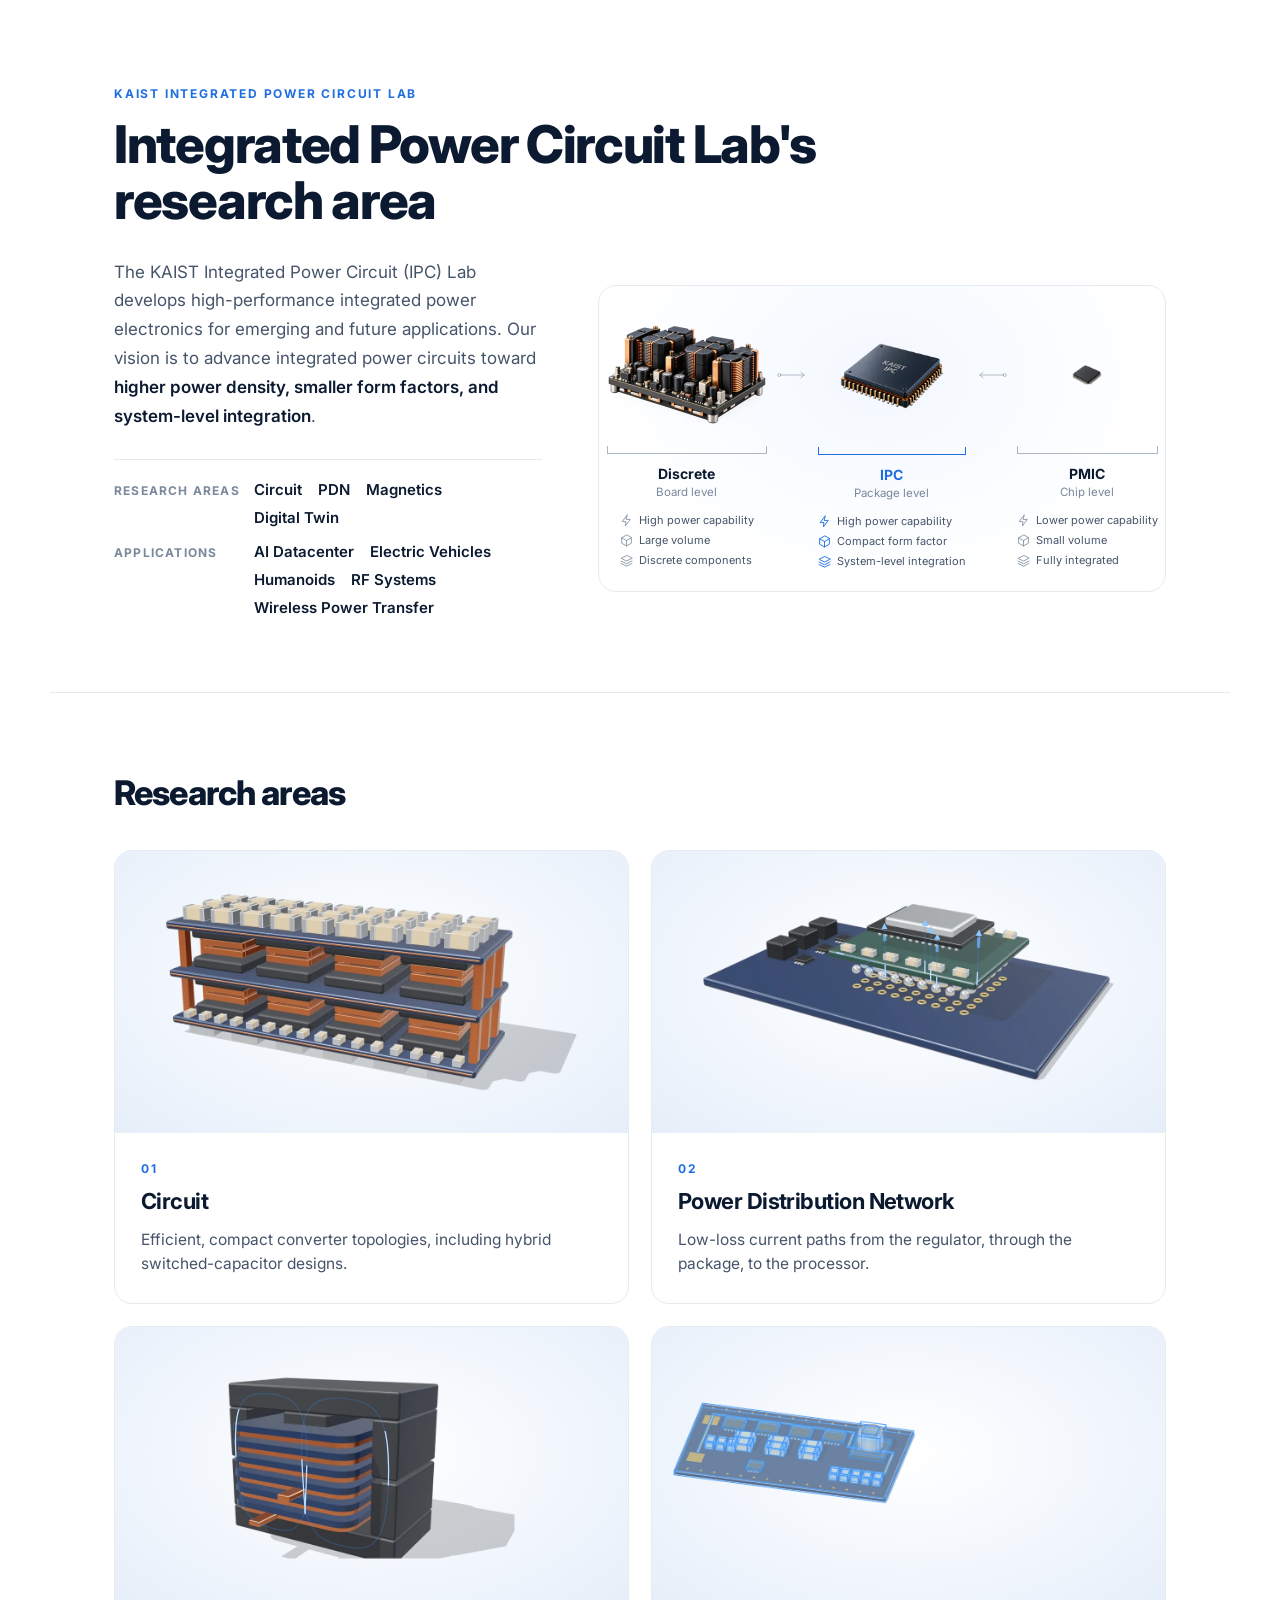
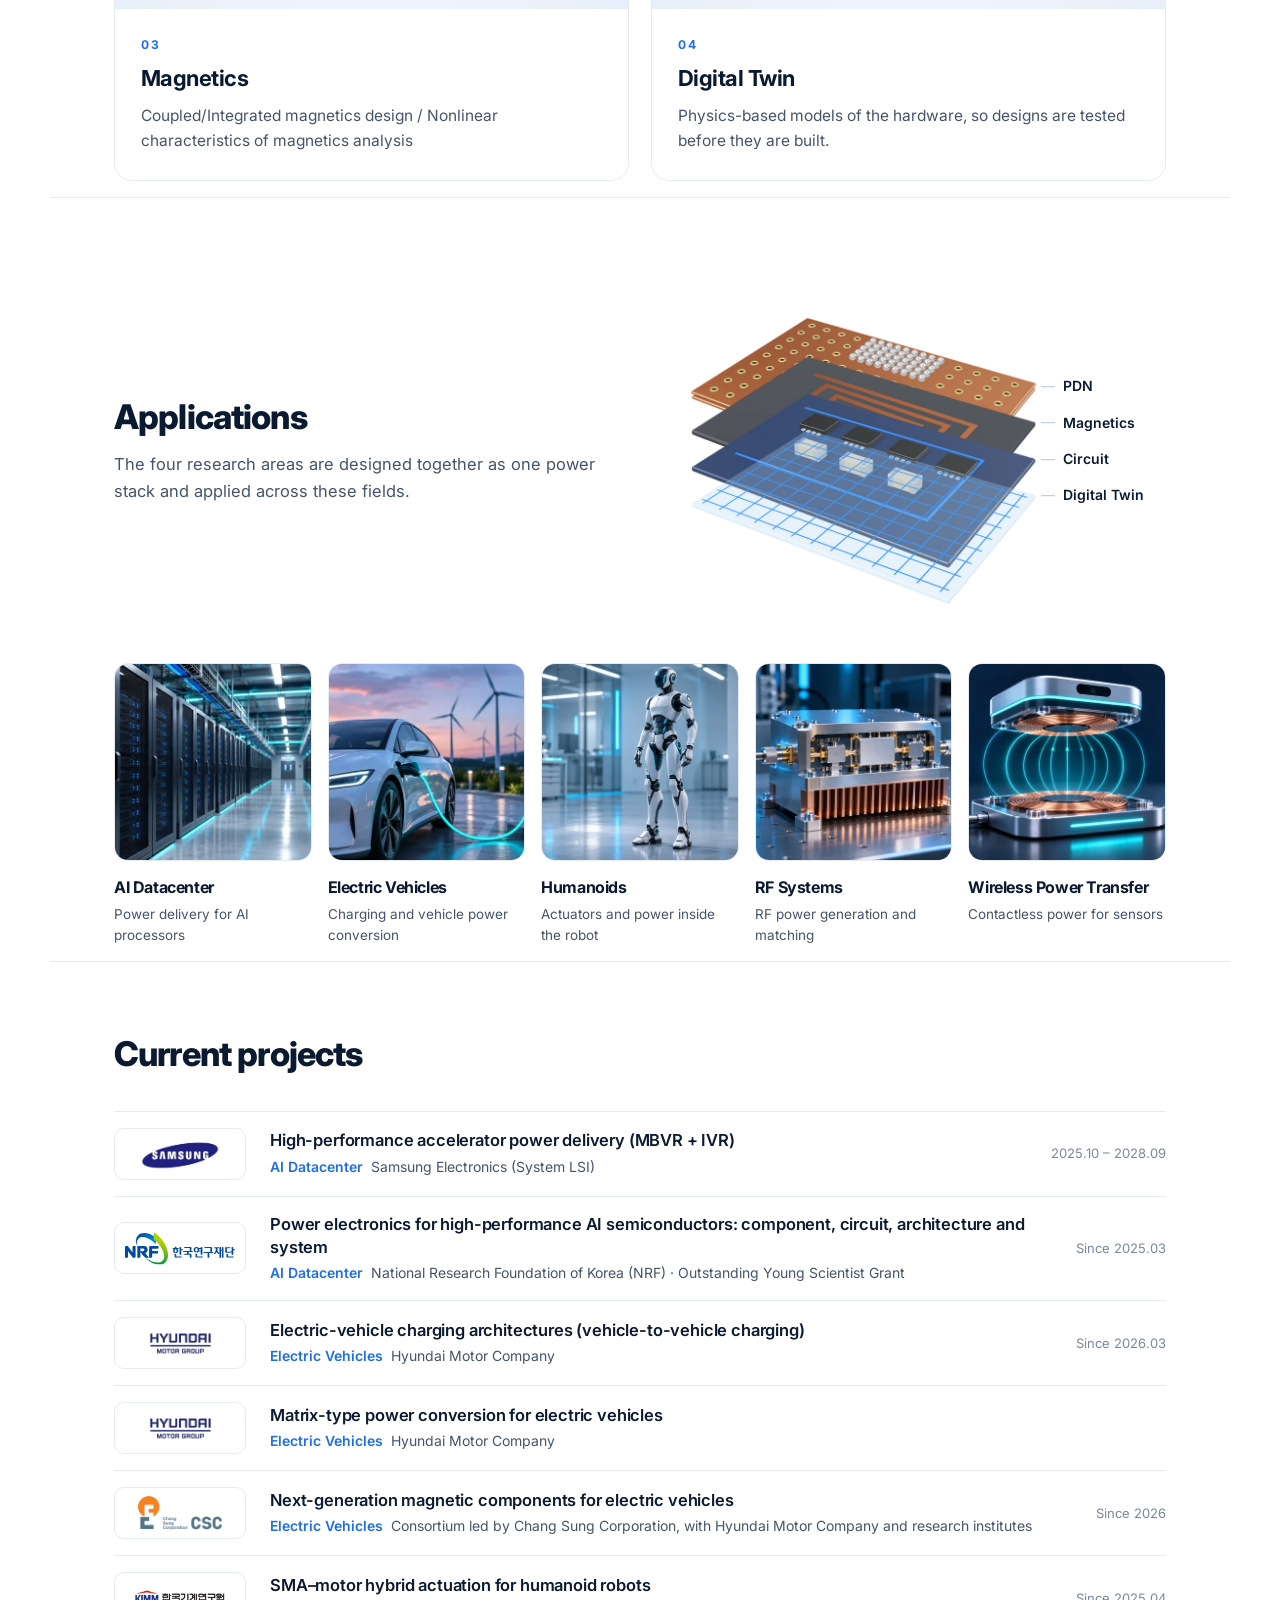
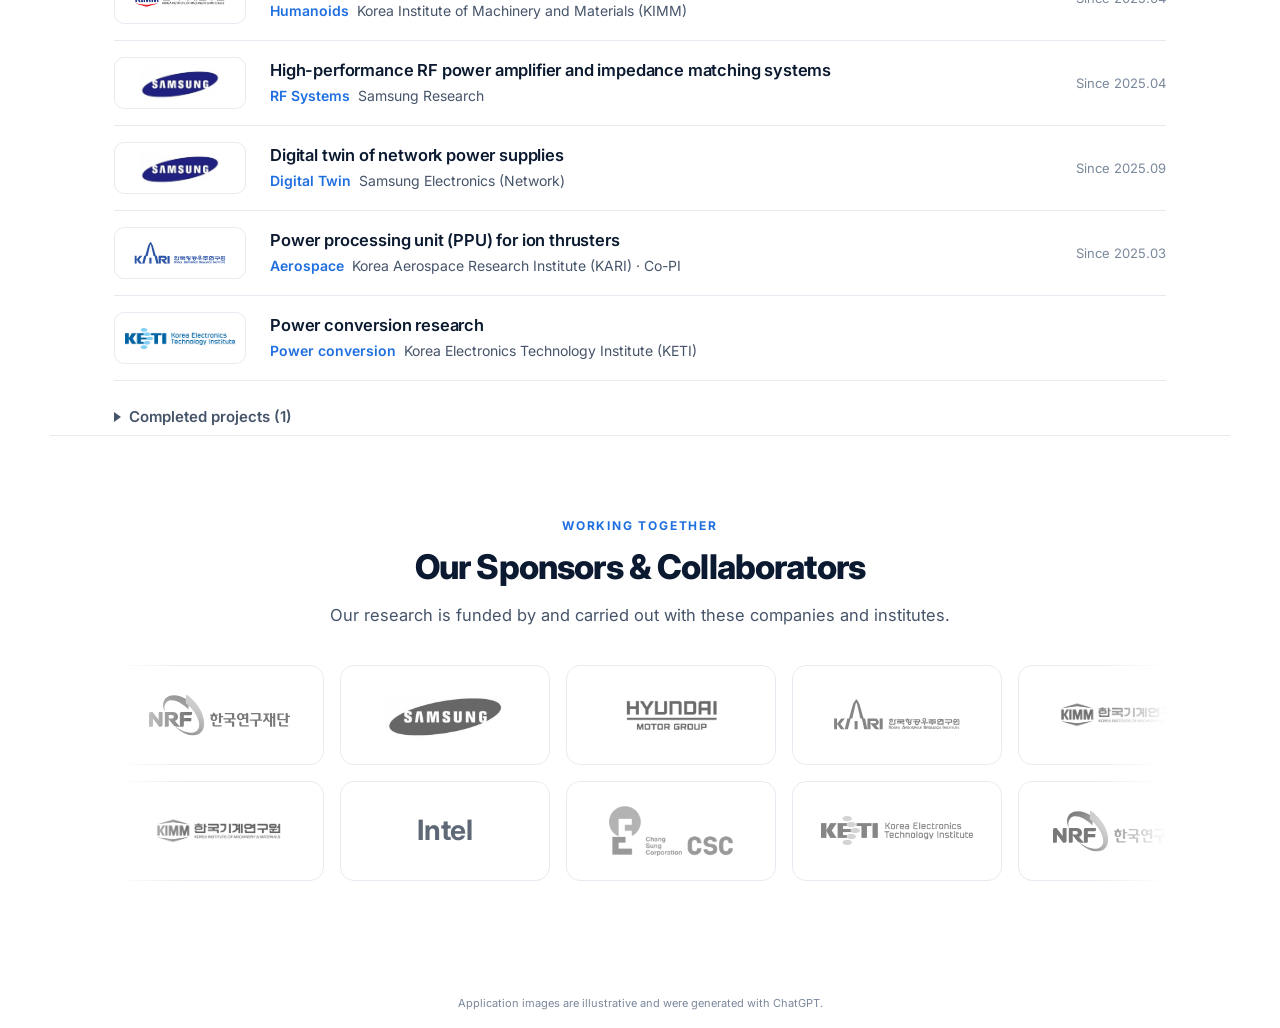
<file: index.html>
<!doctype html>
<html lang="en">
<head>
  <meta charset="utf-8">
  <meta name="viewport" content="width=device-width, initial-scale=1">
  <meta name="description" content="KAIST Integrated Power Circuit Lab — integrated power electronics for AI, mobility and robotics.">
  <title>Research | KAIST Integrated Power Circuit Lab</title>
  <link rel="preconnect" href="https://script.google.com">
  <link rel="preconnect" href="https://script.googleusercontent.com" crossorigin>
  <link rel="preconnect" href="https://fonts.googleapis.com">
  <link rel="preconnect" href="https://fonts.gstatic.com" crossorigin>
  <link rel="preload" as="style" href="https://fonts.googleapis.com/css2?family=Inter:wght@400;500;600;700;800&display=swap" onload="this.onload=null;this.rel='stylesheet'">
  <noscript><link rel="stylesheet" href="https://fonts.googleapis.com/css2?family=Inter:wght@400;500;600;700;800&display=swap"></noscript>
  <script>if (window.self !== window.top) document.documentElement.classList.add('embedded');</script>
  <link rel="preload" as="image" href="assets/ipc-scale.webp">
  <link rel="preload" as="image" href="assets/discrete-scale.webp">
  <link rel="preload" as="image" href="assets/pmic-scale.webp">
  <link rel="stylesheet" href="concept-v2.css">
  <script src="concept-v2.js" defer></script>
</head>
<body>

<main id="top">
  <section class="hero" aria-labelledby="hero-title">
    <div class="hero-head">
      <p class="kicker">KAIST Integrated Power Circuit Lab</p>
      <h1 id="hero-title"><span class="l1">Integrated Power Circuit Lab's</span> research area</h1>
    </div>
    <div class="hero-copy">
      <p class="lede">The KAIST Integrated Power Circuit (IPC) Lab develops high-performance integrated power electronics for emerging and future applications. Our vision is to advance integrated power circuits toward <strong>higher power density, smaller form factors, and system-level integration</strong>.</p>
      <dl class="overview">
        <div><dt>Research areas</dt><dd><a href="#research">Circuit</a><a href="#research">PDN</a><a href="#research">Magnetics</a><a href="#research">Digital Twin</a></dd></div>
        <div><dt>Applications</dt><dd><a href="applications/ai-datacenter.html">AI Datacenter</a><a href="applications/electric-vehicles.html">Electric Vehicles</a><a href="applications/humanoids.html">Humanoids</a><a href="applications/rf-systems.html">RF Systems</a><a href="applications/wireless-power-transfer.html">Wireless Power Transfer</a></dd></div>
      </dl>
    </div>
    <figure class="scale" aria-label="Size comparison of power electronics approaches">
      <div class="scale-row">
        <div class="scale-item"><span class="pic"><img src="assets/discrete-scale.webp" width="640" height="404" fetchpriority="high" alt="Discrete power converter board" class="s-discrete"></span><span class="ruler r-discrete"></span><p><b>Discrete</b>Board level</p><ul class="traits"><li><svg viewBox="0 0 24 24" aria-hidden="true"><path d="M13 2 4 14h7l-1 8 9-12h-7z"/></svg>High power capability</li><li><svg viewBox="0 0 24 24" aria-hidden="true"><path d="M12 2 3 7v10l9 5 9-5V7z"/><path d="M3 7l9 5 9-5M12 12v10"/></svg>Large volume</li><li><svg viewBox="0 0 24 24" aria-hidden="true"><path d="M12 3 2 8l10 5 10-5z"/><path d="M2 13l10 5 10-5"/><path d="M2 17.5 12 22.5l10-5"/></svg>Discrete components</li></ul></div>
        <span class="scale-arrow to-right" aria-hidden="true"><svg viewBox="0 0 64 16"><circle cx="5" cy="8" r="3.2"/><path d="M8 8h50M51 2l7 6-7 6"/></svg></span>
        <button class="scale-item is-ipc vision-toggle" type="button" aria-expanded="false" aria-controls="vision-panel">
          <span class="pic"><img src="assets/ipc-scale.webp" width="640" height="404" fetchpriority="high" alt="KAIST IPC integrated power package" class="s-ipc"></span><span class="ruler r-ipc"></span><p><b>IPC</b>Package level</p><ul class="traits"><li><svg viewBox="0 0 24 24" aria-hidden="true"><path d="M13 2 4 14h7l-1 8 9-12h-7z"/></svg>High power capability</li><li><svg viewBox="0 0 24 24" aria-hidden="true"><path d="M12 2 3 7v10l9 5 9-5V7z"/><path d="M3 7l9 5 9-5M12 12v10"/></svg>Compact form factor</li><li><svg viewBox="0 0 24 24" aria-hidden="true"><path d="M12 3 2 8l10 5 10-5z"/><path d="M2 13l10 5 10-5"/><path d="M2 17.5 12 22.5l10-5"/></svg>System-level integration</li></ul>
          <span class="hover-hint">Click to see our vision</span>
        </button>
        <span class="scale-arrow to-left" aria-hidden="true"><svg viewBox="0 0 64 16"><circle cx="5" cy="8" r="3.2"/><path d="M8 8h50M51 2l7 6-7 6"/></svg></span>
        <div class="scale-item"><span class="pic"><img src="assets/pmic-scale.webp" width="640" height="420" fetchpriority="high" alt="Fully integrated PMIC" class="s-pmic"></span><span class="ruler r-pmic"></span><p><b>PMIC</b>Chip level</p><ul class="traits"><li><svg viewBox="0 0 24 24" aria-hidden="true"><path d="M13 2 4 14h7l-1 8 9-12h-7z"/></svg>Lower power capability</li><li><svg viewBox="0 0 24 24" aria-hidden="true"><path d="M12 2 3 7v10l9 5 9-5V7z"/><path d="M3 7l9 5 9-5M12 12v10"/></svg>Small volume</li><li><svg viewBox="0 0 24 24" aria-hidden="true"><path d="M12 3 2 8l10 5 10-5z"/><path d="M2 13l10 5 10-5"/><path d="M2 17.5 12 22.5l10-5"/></svg>Fully integrated</li></ul></div>
      </div>
    </figure>
  </section>

  <section id="vision-panel" class="vision-panel" aria-labelledby="vision-title" hidden>
    <button class="vision-close" type="button" aria-label="Close vision">×</button>
    <p class="kicker">Our vision</p>
    <h2 id="vision-title">Put the converter right under the processor.</h2>
    <figure class="vision-figure">
      <svg class="vision-svg full" viewBox="0 118 1000 284" role="img" aria-labelledby="vision-svg-title">
        <title id="vision-svg-title">Today, the converter sits on the board and power travels a long lateral path to the processor; the longer path has higher resistance, which causes I²R loss, heat and voltage droop. With IPC, the converter sits directly beneath the processor, so the vertical path is short and the loss is low, with the same power in a smaller form factor.</title>
        <defs>
          <linearGradient id="vg-lid" x1="0" y1="0" x2="0" y2="1"><stop offset="0" stop-color="#eef1f5"/><stop offset="1" stop-color="#b9c1cc"/></linearGradient>
          <linearGradient id="vg-ipc" x1="0" y1="0" x2="1" y2="1"><stop offset="0" stop-color="#3f95ff"/><stop offset="1" stop-color="#1f5fd0"/></linearGradient>
          <linearGradient id="vg-board" x1="0" y1="0" x2="0" y2="1"><stop offset="0" stop-color="#1d3f6b"/><stop offset="1" stop-color="#0e2647"/></linearGradient>
          <marker id="vg-arrow" viewBox="0 0 10 10" refX="6" refY="5" markerWidth="4.5" markerHeight="4.5" orient="auto-start-reverse"><path d="M0 0 L10 5 L0 10 z" fill="#3f95ff"/></marker>
          <marker id="vg-arrow-loss" viewBox="0 0 10 10" refX="6" refY="5" markerWidth="4.5" markerHeight="4.5" orient="auto-start-reverse"><path d="M0 0 L10 5 L0 10 z" fill="#e0562b"/></marker>
        </defs>
        <g id="vision-art">
        <!-- Today -->
        <text class="v-tag" x="40" y="146">TODAY</text>
        <text class="v-title" x="40" y="172">Converter on the board</text>
        <rect x="40" y="290" width="420" height="20" rx="5" fill="url(#vg-board)"/>
        <g class="v-parts">
          <rect x="60" y="238" width="40" height="52" rx="6" fill="#1a1c21"/><rect x="108" y="238" width="40" height="52" rx="6" fill="#1a1c21"/><rect x="156" y="238" width="40" height="52" rx="6" fill="#1a1c21"/>
          <rect x="66" y="232" width="28" height="6" rx="2" fill="#d9824a"/><rect x="114" y="232" width="28" height="6" rx="2" fill="#d9824a"/><rect x="162" y="232" width="28" height="6" rx="2" fill="#d9824a"/>
          <rect x="206" y="272" width="16" height="18" rx="2" fill="#c7aa82"/><rect x="226" y="272" width="16" height="18" rx="2" fill="#c7aa82"/>
        </g>
        <text class="v-label" x="128" y="216" text-anchor="middle">Converter</text>
        <rect x="320" y="272" width="120" height="18" rx="3" fill="#173a34"/>
        <rect x="340" y="246" width="80" height="26" rx="4" fill="url(#vg-lid)" stroke="#9aa5b3"/>
        <text class="v-label" x="380" y="232" text-anchor="middle">Processor</text>
        <path class="v-path loss" d="M128 300 H250 l5 -6 l10 12 l10 -12 l10 12 l10 -12 l10 12 l5 -6 H380 V276" marker-end="url(#vg-arrow-loss)"/>
        <path class="v-flow loss" pathLength="300" d="M128 300 H250 l5 -6 l10 12 l10 -12 l10 12 l10 -12 l10 12 l5 -6 H380 V276"/>
        <g class="v-heat" aria-hidden="true">
          <path d="M262 284 q-5 -5 0 -10 t0 -10"/><path d="M280 284 q-5 -5 0 -10 t0 -10"/><path d="M298 284 q-5 -5 0 -10 t0 -10"/>
        </g>
        <text class="v-loss" x="280" y="254" text-anchor="middle">I²R loss</text>
        <path class="v-bracket" d="M40 330 v10 H460 v-10"/>
        <text class="v-note v-loss-note" x="250" y="366" text-anchor="middle">Long path → higher resistance → loss and heat</text>
        <text class="v-sub" x="250" y="388" text-anchor="middle">Voltage droop · large board area</text>
        <!-- transition -->
        <g class="v-mid">
          <path d="M530 268 h78 m-14 -14 l14 14 l-14 14" fill="none" stroke="#1f6fe0" stroke-width="3.5" stroke-linecap="round" stroke-linejoin="round"/>
          <text x="569" y="240" text-anchor="middle">Same power</text>
          <text x="569" y="310" text-anchor="middle">Smaller form factor</text>
        </g>
        <!-- IPC -->
        <text class="v-tag v-accent" x="650" y="146">WITH IPC</text>
        <text class="v-title" x="650" y="172">Converter under the processor</text>
        <rect x="690" y="290" width="160" height="20" rx="5" fill="url(#vg-board)"/>
        <rect x="710" y="272" width="120" height="18" rx="3" fill="#173a34"/>
        <rect x="720" y="242" width="100" height="30" rx="5" fill="url(#vg-ipc)"/>
        <text x="770" y="262" text-anchor="middle" class="v-chip">IPC</text>
        <rect x="730" y="216" width="80" height="26" rx="4" fill="url(#vg-lid)" stroke="#9aa5b3"/>
        <text class="v-label" x="770" y="202" text-anchor="middle">Processor</text>
        <g class="v-short">
          <path class="v-path" d="M744 298 V222" marker-end="url(#vg-arrow)"/><path class="v-path" d="M796 298 V222" marker-end="url(#vg-arrow)"/>
          <path class="v-flow short" pathLength="300" d="M744 298 V222"/><path class="v-flow short" pathLength="300" d="M796 298 V222"/>
        </g>
        <path class="v-bracket v-accent-stroke" d="M690 330 v10 H850 v-10"/>
        <text class="v-note v-accent" x="770" y="366" text-anchor="middle">Short vertical path → low loss</text>
        <text class="v-sub" x="770" y="388" text-anchor="middle">Compact footprint</text>
        </g>
      </svg>
      <div class="vision-mobile" aria-hidden="true">
        <svg viewBox="20 118 465 284"><use href="#vision-art"/></svg>
        <svg viewBox="642 118 358 284"><use href="#vision-art"/></svg>
      </div>
    </figure>
    <ol class="vision-points">
      <li><b>Shorter path</b><span>Lower resistance: less loss, heat and voltage droop.</span></li>
      <li><b>Smaller footprint</b><span>Board area is freed around the processor.</span></li>
      <li><b>Same power</b><span>Board-level capability at package-level size.</span></li>
    </ol>
  </section>

  <section class="areas" id="research" aria-labelledby="areas-title">
    <div class="sec-head">
      <h2 id="areas-title">Research areas</h2>
    </div>
    <div class="area-grid">
      <article class="area">
        <div class="art"><img src="assets/circuit.webp" width="1200" height="660" loading="lazy" decoding="async" alt="Stacked point-of-load module: a top board with rows of ceramic capacitors, copper windings and ferrite cores between two boards, and solder pins along the bottom"><svg class="flow-svg" viewBox="0 0 1200 660" aria-hidden="true" focusable="false"><defs><marker id="arrow-circuit" viewBox="0 0 10 10" refX="6" refY="5" markerWidth="5" markerHeight="5" orient="auto-start-reverse"><path d="M0 0 L10 5 L0 10 z" fill="#8cc8ff"/></marker></defs></svg></div>
        <div class="area-copy"><span class="num">01</span><h3>Circuit</h3><p>Efficient, compact converter topologies, including hybrid switched-capacitor designs.</p></div>
      </article>
      <article class="area">
        <div class="art"><img src="assets/pdn.webp" width="1200" height="660" loading="lazy" decoding="async" alt="Exploded power delivery path: regulator on the motherboard, plated vias, BGA solder balls, package substrate with decoupling capacitors, flip-chip bumps and the processor"><svg class="flow-svg" viewBox="0 0 1200 660" aria-hidden="true" focusable="false"><defs><marker id="arrow-pdn" viewBox="0 0 10 10" refX="6" refY="5" markerWidth="5" markerHeight="5" orient="auto-start-reverse"><path d="M0 0 L10 5 L0 10 z" fill="#8cc8ff"/></marker></defs><path class="base" d="M432.3 237.9 L513.3 256.1 L491.0 269.5 L535.5 279.8"/><path class="flow" pathLength="300" d="M432.3 237.9 L513.3 256.1 L491.0 269.5 L535.5 279.8"/><path class="base" d="M545.8 295.0 L543.7 174.6"/><path class="flow up" pathLength="300" d="M545.8 295.0 L543.7 174.6" marker-end="url(#arrow-pdn)"/><path class="base" d="M638.3 285.2 L639.0 166.3"/><path class="flow up" pathLength="300" d="M638.3 285.2 L639.0 166.3" marker-end="url(#arrow-pdn)"/><path class="base" d="M665.7 323.5 L667.4 198.7"/><path class="flow up" pathLength="300" d="M665.7 323.5 L667.4 198.7" marker-end="url(#arrow-pdn)"/><path class="base" d="M760.2 312.8 L764.8 189.6"/><path class="flow up" pathLength="300" d="M760.2 312.8 L764.8 189.6" marker-end="url(#arrow-pdn)"/><path class="base" d="M651.7 303.9 L652.8 182.0"/><path class="flow up" pathLength="300" d="M651.7 303.9 L652.8 182.0" marker-end="url(#arrow-pdn)"/></svg></div>
        <div class="area-copy"><span class="num">02</span><h3>Power Distribution Network</h3><p>Low-loss current paths from the regulator, through the package, to the processor.</p></div>
      </article>
      <article class="area">
        <div class="art"><img src="assets/magnetics.webp" width="1200" height="660" loading="lazy" decoding="async" alt="Toroidal ferrite core wound with copper wire, with a blue magnetic-flux loop circulating in the core"><svg class="flow-svg" viewBox="0 0 1200 660" aria-hidden="true" focusable="false"><defs><marker id="arrow-magnetics" viewBox="0 0 10 10" refX="6" refY="5" markerWidth="5" markerHeight="5" orient="auto-start-reverse"><path d="M0 0 L10 5 L0 10 z" fill="#8cc8ff"/></marker></defs><path class="base" d="M444.7 435.5 L444.1 420.5 L442.6 399.7 L440.8 374.4 L438.9 346.2 L437.4 316.7 L436.5 287.5 L436.7 260.4 L438.4 237.0 L441.9 220.1 L444.4 212.5 L447.1 205.5 L450.2 199.1 L453.6 193.4 L457.4 188.3 L461.6 183.7 L466.3 179.6 L471.6 176.1 L477.9 172.8 L488.0 169.6 L500.1 167.5 L513.7 166.5 L528.3 166.7 L543.2 167.9 L557.8 170.3 L571.7 173.7 L583.8 178.1 L592.8 183.0 L599.0 187.4 L604.7 192.3 L609.8 197.8 L614.5 203.8 L618.7 210.4 L622.4 217.7 L625.9 225.6 L629.0 234.3 L632.8 248.0 L636.7 271.6 L639.0 299.7 L640.0 330.4 L639.7 362.2 L638.1 393.3 L635.3 422.3 L631.5 447.7 L626.6 468.0 L622.3 479.4 L619.0 486.4 L615.5 492.5 L611.6 498.1 L607.4 502.9 L602.8 506.9 L597.9 510.4 L592.4 513.1 L586.5 515.2 L578.0 516.9 L566.7 517.3 L554.0 516.3 L540.5 514.1 L526.6 510.9 L513.2 506.8 L500.6 502.0 L489.3 496.7 L480.0 490.9 L473.9 485.7 L468.8 479.8 L464.1 473.0 L459.8 465.9 L456.0 458.6 L452.6 451.6 L449.6 445.3 L447.1 439.9 L444.9 435.8 L444.4 435.1 L444.2 435.0 L444.1 435.2 L444.2 435.5 L444.3 435.9 L444.4 436.2 L444.6 436.3 L444.6 436.1 L444.7 435.5 Z"/><path class="flow loop" pathLength="300" d="M444.7 435.5 L444.1 420.5 L442.6 399.7 L440.8 374.4 L438.9 346.2 L437.4 316.7 L436.5 287.5 L436.7 260.4 L438.4 237.0 L441.9 220.1 L444.4 212.5 L447.1 205.5 L450.2 199.1 L453.6 193.4 L457.4 188.3 L461.6 183.7 L466.3 179.6 L471.6 176.1 L477.9 172.8 L488.0 169.6 L500.1 167.5 L513.7 166.5 L528.3 166.7 L543.2 167.9 L557.8 170.3 L571.7 173.7 L583.8 178.1 L592.8 183.0 L599.0 187.4 L604.7 192.3 L609.8 197.8 L614.5 203.8 L618.7 210.4 L622.4 217.7 L625.9 225.6 L629.0 234.3 L632.8 248.0 L636.7 271.6 L639.0 299.7 L640.0 330.4 L639.7 362.2 L638.1 393.3 L635.3 422.3 L631.5 447.7 L626.6 468.0 L622.3 479.4 L619.0 486.4 L615.5 492.5 L611.6 498.1 L607.4 502.9 L602.8 506.9 L597.9 510.4 L592.4 513.1 L586.5 515.2 L578.0 516.9 L566.7 517.3 L554.0 516.3 L540.5 514.1 L526.6 510.9 L513.2 506.8 L500.6 502.0 L489.3 496.7 L480.0 490.9 L473.9 485.7 L468.8 479.8 L464.1 473.0 L459.8 465.9 L456.0 458.6 L452.6 451.6 L449.6 445.3 L447.1 439.9 L444.9 435.8 L444.4 435.1 L444.2 435.0 L444.1 435.2 L444.2 435.5 L444.3 435.9 L444.4 436.2 L444.6 436.3 L444.6 436.1 L444.7 435.5 Z"/><path class="base" d="M444.7 435.5 L444.9 420.7 L445.8 400.3 L446.9 375.5 L447.9 347.7 L448.6 318.4 L448.7 289.2 L447.6 261.7 L445.2 237.8 L441.3 220.0 L438.5 211.9 L435.6 204.4 L432.4 197.7 L428.9 191.4 L425.1 185.8 L420.9 180.6 L416.3 176.0 L411.3 171.9 L405.3 167.8 L396.0 163.5 L385.2 160.0 L373.4 157.6 L361.2 156.1 L349.1 155.6 L337.5 156.1 L327.0 157.6 L318.1 160.2 L311.5 163.3 L307.2 166.4 L303.2 169.9 L299.7 173.9 L296.6 178.3 L293.8 183.4 L291.4 189.0 L289.2 195.1 L287.3 201.8 L285.0 212.5 L282.9 231.3 L281.9 253.8 L282.0 278.8 L282.9 304.9 L284.6 330.8 L287.1 355.4 L290.3 377.5 L294.1 396.0 L297.3 406.8 L299.8 413.8 L302.4 420.3 L305.2 426.3 L308.3 431.9 L311.7 437.1 L315.4 441.9 L319.4 446.4 L323.9 450.5 L330.3 455.4 L339.0 460.3 L349.0 464.8 L359.9 468.6 L371.3 471.7 L382.7 474.0 L393.6 475.2 L403.6 475.3 L412.2 474.1 L417.6 472.0 L422.3 468.5 L426.7 464.1 L430.6 459.0 L434.1 453.5 L437.3 448.1 L440.1 443.1 L442.5 438.8 L444.5 435.8 L445.0 435.2 L445.2 435.2 L445.2 435.4 L445.2 435.8 L445.1 436.1 L445.0 436.3 L444.9 436.4 L444.8 436.1 L444.7 435.5 Z"/><path class="flow loop" pathLength="300" d="M444.7 435.5 L444.9 420.7 L445.8 400.3 L446.9 375.5 L447.9 347.7 L448.6 318.4 L448.7 289.2 L447.6 261.7 L445.2 237.8 L441.3 220.0 L438.5 211.9 L435.6 204.4 L432.4 197.7 L428.9 191.4 L425.1 185.8 L420.9 180.6 L416.3 176.0 L411.3 171.9 L405.3 167.8 L396.0 163.5 L385.2 160.0 L373.4 157.6 L361.2 156.1 L349.1 155.6 L337.5 156.1 L327.0 157.6 L318.1 160.2 L311.5 163.3 L307.2 166.4 L303.2 169.9 L299.7 173.9 L296.6 178.3 L293.8 183.4 L291.4 189.0 L289.2 195.1 L287.3 201.8 L285.0 212.5 L282.9 231.3 L281.9 253.8 L282.0 278.8 L282.9 304.9 L284.6 330.8 L287.1 355.4 L290.3 377.5 L294.1 396.0 L297.3 406.8 L299.8 413.8 L302.4 420.3 L305.2 426.3 L308.3 431.9 L311.7 437.1 L315.4 441.9 L319.4 446.4 L323.9 450.5 L330.3 455.4 L339.0 460.3 L349.0 464.8 L359.9 468.6 L371.3 471.7 L382.7 474.0 L393.6 475.2 L403.6 475.3 L412.2 474.1 L417.6 472.0 L422.3 468.5 L426.7 464.1 L430.6 459.0 L434.1 453.5 L437.3 448.1 L440.1 443.1 L442.5 438.8 L444.5 435.8 L445.0 435.2 L445.2 435.2 L445.2 435.4 L445.2 435.8 L445.1 436.1 L445.0 436.3 L444.9 436.4 L444.8 436.1 L444.7 435.5 Z"/></svg></div>
        <div class="area-copy"><span class="num">03</span><h3>Magnetics</h3><p>Coupled/Integrated magnetics design / Nonlinear characteristics of magnetics analysis</p></div>
      </article>
      <article class="area">
        <div class="art twin-art"><div class="twin-stage" style="--dx:47.46%;--dy:20.99%;aspect-ratio:1100/328"><img class="twin-phys" src="assets/twin-phys.webp" width="1100" height="328" loading="lazy" alt="Power-stage board with its blue wireframe digital twin sliding out beside it"><img class="twin-wire" src="assets/twin-wire.webp" width="1100" height="328" loading="lazy" alt="" aria-hidden="true"></div></div>
        <div class="area-copy"><span class="num">04</span><h3>Digital Twin</h3><p>Physics-based models of the hardware, so designs are tested before they are built.</p></div>
      </article>
    </div>
  </section>

  <section class="apps" id="applications" aria-labelledby="apps-title">
    <div class="apps-head">
      <div class="sec-head">
        <h2 id="apps-title">Applications</h2>
        <p>The four research areas are designed together as one power stack and applied across these fields.</p>
      </div>
      <figure class="stack" aria-label="Four research areas as one integrated stack: Digital Twin in front, then Circuit, Magnetics and PDN at the back">
      <div class="layer" style="--i:3"><img src="assets/plate0.webp" width="728" height="384" loading="lazy" decoding="async" alt=""><span class="layer-label"><b>PDN</b></span></div>
      <div class="layer" style="--i:2"><img src="assets/plate1.webp" width="728" height="384" loading="lazy" decoding="async" alt=""><span class="layer-label"><b>Magnetics</b></span></div>
      <div class="layer" style="--i:1"><img src="assets/plate2.webp" width="728" height="384" loading="lazy" decoding="async" alt=""><span class="layer-label"><b>Circuit</b></span></div>
      <div class="layer" style="--i:0"><img src="assets/plate3.webp" width="728" height="384" loading="lazy" decoding="async" alt=""><span class="layer-label"><b>Digital Twin</b></span></div>
      </figure>
    </div>
    <div class="app-grid">
      <a class="app" href="applications/ai-datacenter.html"><img src="assets/apps/ai-card.webp" width="640" height="400" alt="" loading="lazy" decoding="async"><h3>AI Datacenter</h3><p>Power delivery for AI processors</p></a>
      <a class="app" href="applications/electric-vehicles.html"><img src="assets/apps/ev-card.webp" width="640" height="400" alt="" loading="lazy" decoding="async"><h3>Electric Vehicles</h3><p>Charging and vehicle power conversion</p></a>
      <a class="app" href="applications/humanoids.html"><img src="assets/apps/humanoids-card.webp" width="640" height="400" alt="" loading="lazy" decoding="async"><h3>Humanoids</h3><p>Actuators and power inside the robot</p></a>
      <a class="app" href="applications/rf-systems.html"><img src="assets/apps/rf-card.webp" width="640" height="400" alt="" loading="lazy" decoding="async"><h3>RF Systems</h3><p>RF power generation and matching</p></a>
      <a class="app" href="applications/wireless-power-transfer.html"><img src="assets/apps/wpt-card.webp" width="640" height="400" alt="" loading="lazy" decoding="async"><h3>Wireless Power Transfer</h3><p>Contactless power for sensors</p></a>
    </div>
  </section>
  <section class="projects" id="projects" aria-labelledby="projects-title" data-projects data-app="" data-prefix="">
    <div class="sec-head"><h2 id="projects-title">Current projects</h2></div>
    <ul class="proj-list current"><li><span class="proj-logo"><img src="assets/partners/samsung.png" alt="Samsung" loading="lazy" decoding="async"></span><div class="proj-copy"><h3>High-performance accelerator power delivery (MBVR + IVR)</h3><p><a class="proj-app" href="applications/ai-datacenter.html">AI Datacenter</a>Samsung Electronics (System LSI)</p></div><span class="proj-period">2025.10 – 2028.09</span></li><li><span class="proj-logo"><img src="assets/partners/nrf.svg" alt="NRF" loading="lazy" decoding="async"></span><div class="proj-copy"><h3>Power electronics for high-performance AI semiconductors: component, circuit, architecture and system</h3><p><a class="proj-app" href="applications/ai-datacenter.html">AI Datacenter</a>National Research Foundation of Korea (NRF) · Outstanding Young Scientist Grant</p></div><span class="proj-period">Since 2025.03</span></li><li><span class="proj-logo"><img src="assets/partners/hyundai.png" alt="Hyundai" loading="lazy" decoding="async"></span><div class="proj-copy"><h3>Electric-vehicle charging architectures (vehicle-to-vehicle charging)</h3><p><a class="proj-app" href="applications/electric-vehicles.html">Electric Vehicles</a>Hyundai Motor Company</p></div><span class="proj-period">Since 2026.03</span></li><li><span class="proj-logo"><img src="assets/partners/hyundai.png" alt="Hyundai" loading="lazy" decoding="async"></span><div class="proj-copy"><h3>Matrix-type power conversion for electric vehicles</h3><p><a class="proj-app" href="applications/electric-vehicles.html">Electric Vehicles</a>Hyundai Motor Company</p></div></li><li><span class="proj-logo"><img src="assets/partners/changsung.png" alt="Chang Sung" loading="lazy" decoding="async"></span><div class="proj-copy"><h3>Next-generation magnetic components for electric vehicles</h3><p><a class="proj-app" href="applications/electric-vehicles.html">Electric Vehicles</a>Consortium led by Chang Sung Corporation, with Hyundai Motor Company and research institutes</p></div><span class="proj-period">Since 2026</span></li><li><span class="proj-logo"><img src="assets/partners/kimm.png" alt="KIMM" loading="lazy" decoding="async"></span><div class="proj-copy"><h3>SMA–motor hybrid actuation for humanoid robots</h3><p><a class="proj-app" href="applications/humanoids.html">Humanoids</a>Korea Institute of Machinery and Materials (KIMM)</p></div><span class="proj-period">Since 2025.04</span></li><li><span class="proj-logo"><img src="assets/partners/samsung.png" alt="Samsung" loading="lazy" decoding="async"></span><div class="proj-copy"><h3>High-performance RF power amplifier and impedance matching systems</h3><p><a class="proj-app" href="applications/rf-systems.html">RF Systems</a>Samsung Research</p></div><span class="proj-period">Since 2025.04</span></li><li><span class="proj-logo"><img src="assets/partners/samsung.png" alt="Samsung" loading="lazy" decoding="async"></span><div class="proj-copy"><h3>Digital twin of network power supplies</h3><p><span class="proj-app">Digital Twin</span>Samsung Electronics (Network)</p></div><span class="proj-period">Since 2025.09</span></li><li><span class="proj-logo"><img src="assets/partners/kari.svg" alt="KARI" loading="lazy" decoding="async"></span><div class="proj-copy"><h3>Power processing unit (PPU) for ion thrusters</h3><p><span class="proj-app">Aerospace</span>Korea Aerospace Research Institute (KARI) · Co-PI</p></div><span class="proj-period">Since 2025.03</span></li><li><span class="proj-logo"><img src="assets/partners/keti.png" alt="KETI" loading="lazy" decoding="async"></span><div class="proj-copy"><h3>Power conversion research</h3><p><span class="proj-app">Power conversion</span>Korea Electronics Technology Institute (KETI)</p></div></li></ul>
    <details class="proj-done"><summary><span>Completed projects (<span class="proj-count">1</span>)</span></summary><ul class="proj-list"><li><span class="proj-logo"><img src="assets/partners/voda.png" alt="VODA" loading="lazy" decoding="async"></span><div class="proj-copy"><h3>Multi-output wireless power transfer for future smart factories</h3><p><a class="proj-app" href="applications/wireless-power-transfer.html">Wireless Power Transfer</a>VODA</p></div><span class="proj-period">2025.04</span></li></ul></details>
  </section>
  <script src="assets/projects-config.js?v=202611032302"></script><script src="assets/projects.js?v=202611032302" defer></script>

  <section class="sponsors" aria-labelledby="sponsors-title">
    <div class="sec-head"><p class="kicker">Working together</p><h2 id="sponsors-title">Our Sponsors &amp; Collaborators</h2><p>Our research is funded by and carried out with these companies and institutes.</p></div>
    <div class="marquee"><ul class="m-track"><li class="m-card"><img src="assets/partners/nrf.svg" width="141" height="42" alt="National Research Foundation of Korea" loading="lazy" decoding="async"></li><li class="m-card"><img src="assets/partners/samsung.png" width="360" height="153" alt="Samsung" loading="lazy" decoding="async"></li><li class="m-card"><img src="assets/partners/hyundai.png" width="360" height="141" alt="Hyundai Motor Group" loading="lazy" decoding="async"></li><li class="m-card"><img src="assets/partners/kari.svg" width="443" height="112" alt="Korea Aerospace Research Institute (KARI)" loading="lazy" decoding="async"></li><li class="m-card"><img src="assets/partners/kimm.png" width="360" height="87" alt="Korea Institute of Machinery and Materials (KIMM)" loading="lazy" decoding="async"></li><li class="m-card"><span class="m-word">Intel</span></li><li class="m-card"><img src="assets/partners/changsung.png" width="360" height="146" alt="Chang Sung Corporation (CSC)" loading="lazy" decoding="async"></li><li class="m-card"><img src="assets/partners/keti.png" width="266" height="51" alt="Korea Electronics Technology Institute (KETI)" loading="lazy" decoding="async"></li></ul><ul class="m-track" aria-hidden="true"><li class="m-card"><img src="assets/partners/nrf.svg" width="141" height="42" alt="" loading="lazy" decoding="async"></li><li class="m-card"><img src="assets/partners/samsung.png" width="360" height="153" alt="" loading="lazy" decoding="async"></li><li class="m-card"><img src="assets/partners/hyundai.png" width="360" height="141" alt="" loading="lazy" decoding="async"></li><li class="m-card"><img src="assets/partners/kari.svg" width="443" height="112" alt="" loading="lazy" decoding="async"></li><li class="m-card"><img src="assets/partners/kimm.png" width="360" height="87" alt="" loading="lazy" decoding="async"></li><li class="m-card"><span class="m-word">Intel</span></li><li class="m-card"><img src="assets/partners/changsung.png" width="360" height="146" alt="" loading="lazy" decoding="async"></li><li class="m-card"><img src="assets/partners/keti.png" width="266" height="51" alt="" loading="lazy" decoding="async"></li></ul></div>
    <div class="marquee rev"><ul class="m-track"><li class="m-card"><img src="assets/partners/kimm.png" width="360" height="87" alt="Korea Institute of Machinery and Materials (KIMM)" loading="lazy" decoding="async"></li><li class="m-card"><span class="m-word">Intel</span></li><li class="m-card"><img src="assets/partners/changsung.png" width="360" height="146" alt="Chang Sung Corporation (CSC)" loading="lazy" decoding="async"></li><li class="m-card"><img src="assets/partners/keti.png" width="266" height="51" alt="Korea Electronics Technology Institute (KETI)" loading="lazy" decoding="async"></li><li class="m-card"><img src="assets/partners/nrf.svg" width="141" height="42" alt="National Research Foundation of Korea" loading="lazy" decoding="async"></li><li class="m-card"><img src="assets/partners/samsung.png" width="360" height="153" alt="Samsung" loading="lazy" decoding="async"></li><li class="m-card"><img src="assets/partners/hyundai.png" width="360" height="141" alt="Hyundai Motor Group" loading="lazy" decoding="async"></li><li class="m-card"><img src="assets/partners/kari.svg" width="443" height="112" alt="Korea Aerospace Research Institute (KARI)" loading="lazy" decoding="async"></li></ul><ul class="m-track" aria-hidden="true"><li class="m-card"><img src="assets/partners/kimm.png" width="360" height="87" alt="" loading="lazy" decoding="async"></li><li class="m-card"><span class="m-word">Intel</span></li><li class="m-card"><img src="assets/partners/changsung.png" width="360" height="146" alt="" loading="lazy" decoding="async"></li><li class="m-card"><img src="assets/partners/keti.png" width="266" height="51" alt="" loading="lazy" decoding="async"></li><li class="m-card"><img src="assets/partners/nrf.svg" width="141" height="42" alt="" loading="lazy" decoding="async"></li><li class="m-card"><img src="assets/partners/samsung.png" width="360" height="153" alt="" loading="lazy" decoding="async"></li><li class="m-card"><img src="assets/partners/hyundai.png" width="360" height="141" alt="" loading="lazy" decoding="async"></li><li class="m-card"><img src="assets/partners/kari.svg" width="443" height="112" alt="" loading="lazy" decoding="async"></li></ul></div>
  </section>
</main>
<footer class="site-foot embed-foot"><p class="credit">Application images are illustrative and were generated with ChatGPT.</p></footer>
<script>
  // Coming back from an application page inside the Google Site: show this page from its top.
  const cameFromApp = /\/applications\//.test(document.referrer);
  if (cameFromApp && window.self !== window.top) { window.scrollTo(0, 0); document.querySelector('.hero')?.scrollIntoView({ block: 'start' }); }
</script>
</body>
</html>
</file>
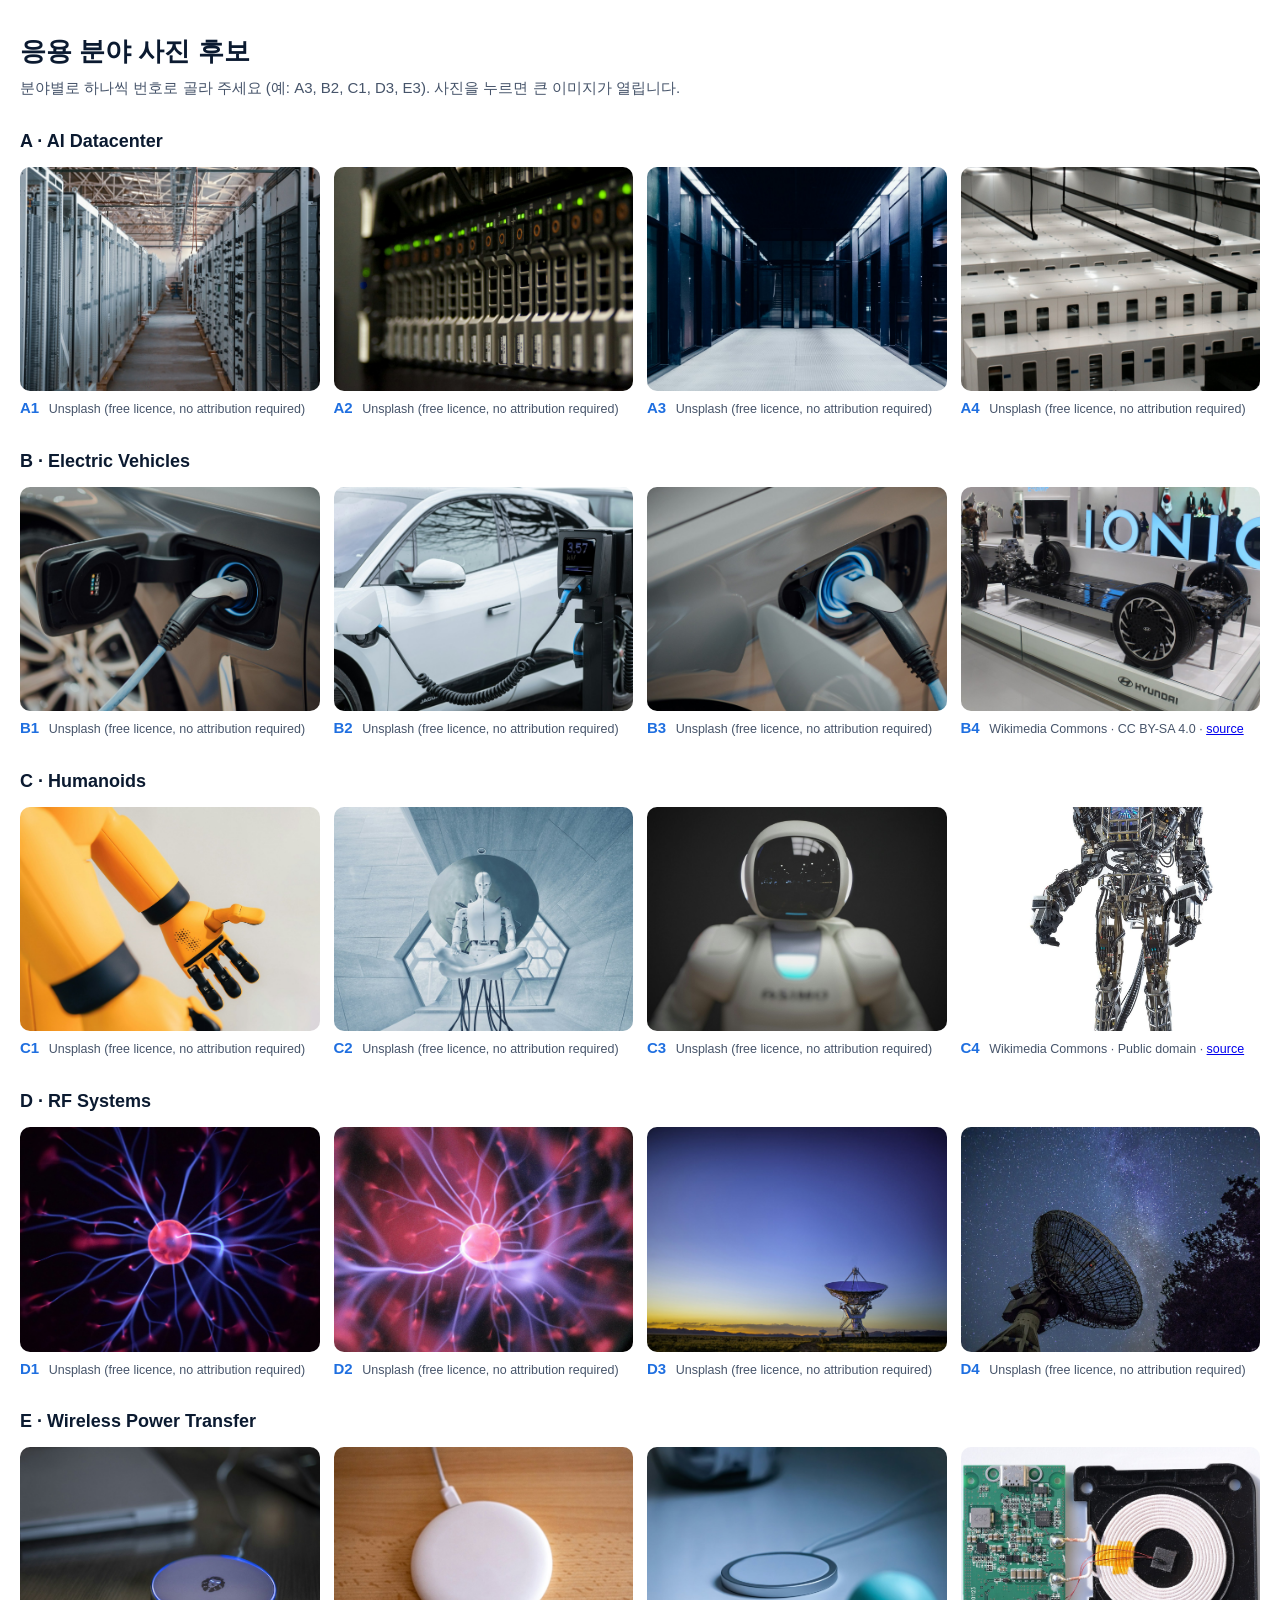
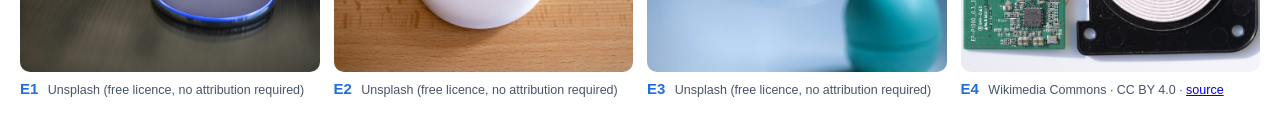
<file: candidates/round1/index.html>
<!doctype html><html lang="ko"><head><meta charset="utf-8"><meta name="viewport" content="width=device-width,initial-scale=1"><title>Application photo candidates</title>
<style>body{margin:0;font:15px/1.5 Inter,Arial,sans-serif;color:#0b1a30;background:#fff}main{max-width:1240px;margin:0 auto;padding:32px 16px}h1{font-size:26px;margin:0 0 6px}p{color:#46546a;margin:0 0 24px}h2{font-size:18px;margin:28px 0 12px}.g{display:grid;grid-template-columns:repeat(4,minmax(0,1fr));gap:14px}figure{margin:0}img{width:100%;aspect-ratio:4/3;object-fit:cover;border-radius:10px;display:block}figcaption{font-size:12.5px;color:#46546a;margin-top:6px}figcaption b{font-size:15px;color:#1f6fe0;margin-right:6px}@media(max-width:800px){.g{grid-template-columns:repeat(2,minmax(0,1fr))}}</style></head>
<body><main><h1>응용 분야 사진 후보</h1><p>분야별로 하나씩 번호로 골라 주세요 (예: A3, B2, C1, D3, E3). 사진을 누르면 큰 이미지가 열립니다.</p><section><h2>A · AI Datacenter</h2><div class="g"><figure><a href="../../candidates/round1-img/A1.jpg" target="_blank"><img src="../../candidates/round1-img/A1.jpg" alt="A1"></a><figcaption><b>A1</b> Unsplash (free licence, no attribution required)</figcaption></figure><figure><a href="../../candidates/round1-img/A2.jpg" target="_blank"><img src="../../candidates/round1-img/A2.jpg" alt="A2"></a><figcaption><b>A2</b> Unsplash (free licence, no attribution required)</figcaption></figure><figure><a href="../../candidates/round1-img/A3.jpg" target="_blank"><img src="../../candidates/round1-img/A3.jpg" alt="A3"></a><figcaption><b>A3</b> Unsplash (free licence, no attribution required)</figcaption></figure><figure><a href="../../candidates/round1-img/A4.jpg" target="_blank"><img src="../../candidates/round1-img/A4.jpg" alt="A4"></a><figcaption><b>A4</b> Unsplash (free licence, no attribution required)</figcaption></figure></div></section><section><h2>B · Electric Vehicles</h2><div class="g"><figure><a href="../../candidates/round1-img/B1.jpg" target="_blank"><img src="../../candidates/round1-img/B1.jpg" alt="B1"></a><figcaption><b>B1</b> Unsplash (free licence, no attribution required)</figcaption></figure><figure><a href="../../candidates/round1-img/B2.jpg" target="_blank"><img src="../../candidates/round1-img/B2.jpg" alt="B2"></a><figcaption><b>B2</b> Unsplash (free licence, no attribution required)</figcaption></figure><figure><a href="../../candidates/round1-img/B3.jpg" target="_blank"><img src="../../candidates/round1-img/B3.jpg" alt="B3"></a><figcaption><b>B3</b> Unsplash (free licence, no attribution required)</figcaption></figure><figure><a href="../../candidates/round1-img/B4.jpg" target="_blank"><img src="../../candidates/round1-img/B4.jpg" alt="B4"></a><figcaption><b>B4</b> Wikimedia Commons · CC BY-SA 4.0 · <a href="https://commons.wikimedia.org/wiki/File:Hyundai_Electric_Global_Modular_Platform_showcase.jpg" target="_blank" rel="noopener">source</a></figcaption></figure></div></section><section><h2>C · Humanoids</h2><div class="g"><figure><a href="../../candidates/round1-img/C1.jpg" target="_blank"><img src="../../candidates/round1-img/C1.jpg" alt="C1"></a><figcaption><b>C1</b> Unsplash (free licence, no attribution required)</figcaption></figure><figure><a href="../../candidates/round1-img/C2.jpg" target="_blank"><img src="../../candidates/round1-img/C2.jpg" alt="C2"></a><figcaption><b>C2</b> Unsplash (free licence, no attribution required)</figcaption></figure><figure><a href="../../candidates/round1-img/C3.jpg" target="_blank"><img src="../../candidates/round1-img/C3.jpg" alt="C3"></a><figcaption><b>C3</b> Unsplash (free licence, no attribution required)</figcaption></figure><figure><a href="../../candidates/round1-img/C4.jpg" target="_blank"><img src="../../candidates/round1-img/C4.jpg" alt="C4"></a><figcaption><b>C4</b> Wikimedia Commons · Public domain · <a href="https://commons.wikimedia.org/wiki/File:Atlas_frontview_2013.jpg" target="_blank" rel="noopener">source</a></figcaption></figure></div></section><section><h2>D · RF Systems</h2><div class="g"><figure><a href="../../candidates/round1-img/D1.jpg" target="_blank"><img src="../../candidates/round1-img/D1.jpg" alt="D1"></a><figcaption><b>D1</b> Unsplash (free licence, no attribution required)</figcaption></figure><figure><a href="../../candidates/round1-img/D2.jpg" target="_blank"><img src="../../candidates/round1-img/D2.jpg" alt="D2"></a><figcaption><b>D2</b> Unsplash (free licence, no attribution required)</figcaption></figure><figure><a href="../../candidates/round1-img/D3.jpg" target="_blank"><img src="../../candidates/round1-img/D3.jpg" alt="D3"></a><figcaption><b>D3</b> Unsplash (free licence, no attribution required)</figcaption></figure><figure><a href="../../candidates/round1-img/D4.jpg" target="_blank"><img src="../../candidates/round1-img/D4.jpg" alt="D4"></a><figcaption><b>D4</b> Unsplash (free licence, no attribution required)</figcaption></figure></div></section><section><h2>E · Wireless Power Transfer</h2><div class="g"><figure><a href="../../candidates/round1-img/E1.jpg" target="_blank"><img src="../../candidates/round1-img/E1.jpg" alt="E1"></a><figcaption><b>E1</b> Unsplash (free licence, no attribution required)</figcaption></figure><figure><a href="../../candidates/round1-img/E2.jpg" target="_blank"><img src="../../candidates/round1-img/E2.jpg" alt="E2"></a><figcaption><b>E2</b> Unsplash (free licence, no attribution required)</figcaption></figure><figure><a href="../../candidates/round1-img/E3.jpg" target="_blank"><img src="../../candidates/round1-img/E3.jpg" alt="E3"></a><figcaption><b>E3</b> Unsplash (free licence, no attribution required)</figcaption></figure><figure><a href="../../candidates/round1-img/E4.jpg" target="_blank"><img src="../../candidates/round1-img/E4.jpg" alt="E4"></a><figcaption><b>E4</b> Wikimedia Commons · CC BY 4.0 · <a href="https://commons.wikimedia.org/wiki/File:Samsung_EP-P1300_wireless_charger_internals.jpg" target="_blank" rel="noopener">source</a></figcaption></figure></div></section></main></body></html>
</file>
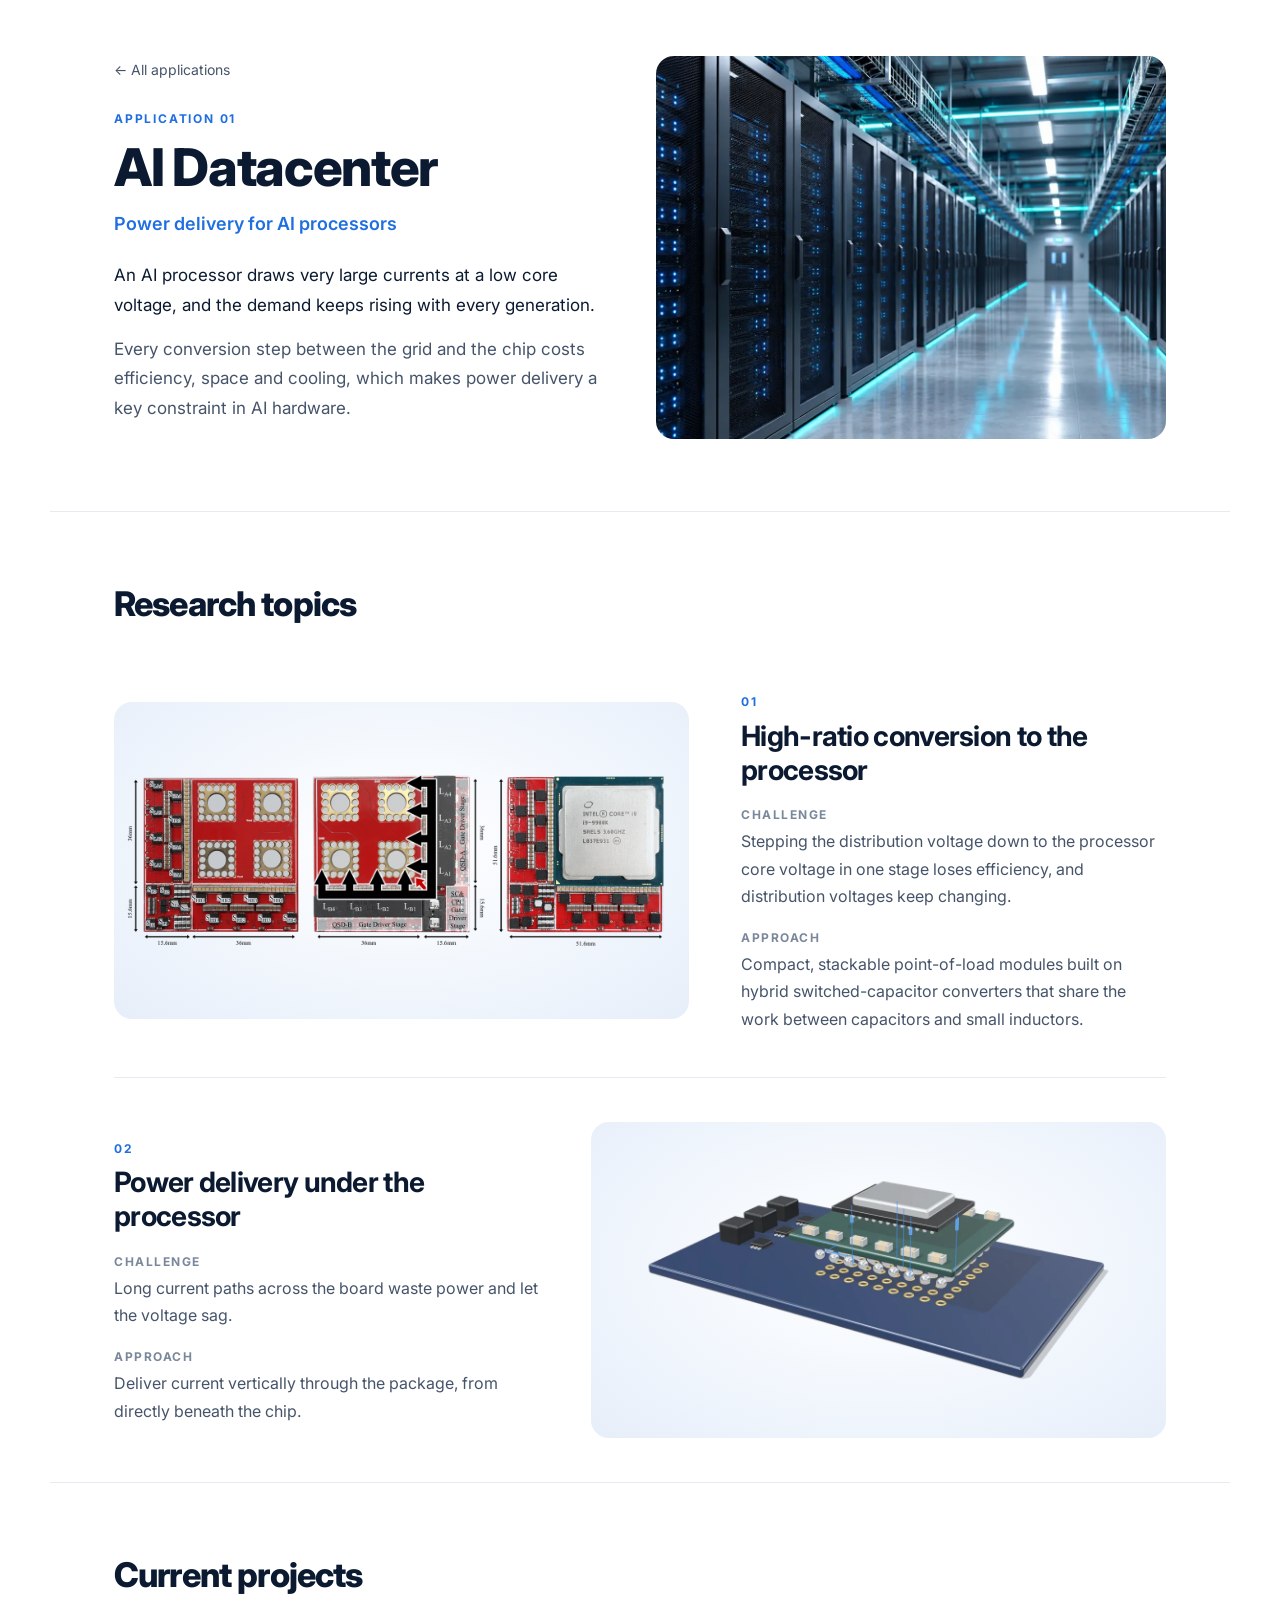
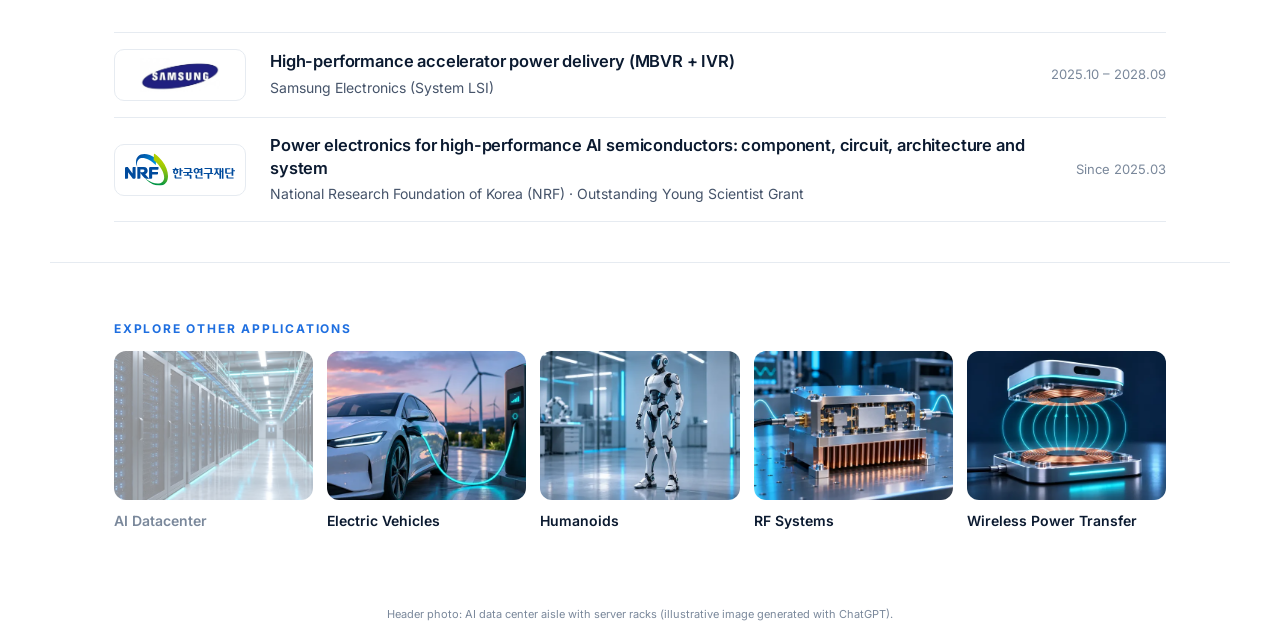
<file: applications/ai-datacenter.html>
<!doctype html>
<html lang="en">
<head>
  <meta charset="utf-8">
  <meta name="viewport" content="width=device-width, initial-scale=1">
  <meta name="description" content="Power delivery for AI processors. KAIST Integrated Power Circuit Lab.">
  <title>AI Datacenter | KAIST Integrated Power Circuit Lab</title>
  <link rel="preconnect" href="https://script.google.com">
  <link rel="preconnect" href="https://script.googleusercontent.com" crossorigin>
  <link rel="preconnect" href="https://fonts.googleapis.com">
  <link rel="preconnect" href="https://fonts.gstatic.com" crossorigin>
  <link rel="preload" as="style" href="https://fonts.googleapis.com/css2?family=Inter:wght@400;500;600;700;800&display=swap" onload="this.onload=null;this.rel='stylesheet'">
  <noscript><link rel="stylesheet" href="https://fonts.googleapis.com/css2?family=Inter:wght@400;500;600;700;800&display=swap"></noscript>
  <script>if (window.self !== window.top) document.documentElement.classList.add('embedded');</script>
  <link rel="preload" as="image" href="../assets/apps/ai-photo.webp">
  <link rel="stylesheet" href="../concept-v2.css">
  <link rel="stylesheet" href="applications.css">
  <script src="../concept-v2.js" defer></script>
</head>
<body>
<main>
  <section class="app-hero" aria-labelledby="app-title">
    <div class="app-hero-copy">
      <a class="crumb" href="../index.html#applications">← All applications</a>
      <p class="kicker">Application 01</p>
      <h1 id="app-title">AI Datacenter</h1>
      <p class="app-tag">Power delivery for AI processors</p>
      <div class="app-intro"><p>An AI processor draws very large currents at a low core voltage, and the demand keeps rising with every generation.</p><p>Every conversion step between the grid and the chip costs efficiency, space and cooling, which makes power delivery a key constraint in AI hardware.</p></div>
    </div>
    <figure class="app-hero-img"><img src="../assets/apps/ai-photo.webp" width="1280" height="800" fetchpriority="high" alt="Rows of server racks with blue status lights in a data center aisle"></figure>
  </section>

  <section class="topics" aria-labelledby="topics-title">
    <div class="sec-head">
      <h2 id="topics-title">Research topics</h2>
    </div>
    <article class="topic">
      <div class="art fig"><img src="../assets/apps/ai-hiratio.webp" width="1400" height="770" loading="lazy" decoding="async" alt="Hybrid switched-capacitor point-of-load converter boards, 36 mm and 51.6 mm, shown next to an Intel Core i9 processor"></div>
      <div class="topic-copy">
        <span class="num">01</span>
        <h3>High-ratio conversion to the processor</h3>
        <p class="label">Challenge</p><p>Stepping the distribution voltage down to the processor core voltage in one stage loses efficiency, and distribution voltages keep changing.</p>
        <p class="label">Approach</p><p>Compact, stackable point-of-load modules built on hybrid switched-capacitor converters that share the work between capacitors and small inductors.</p>
      </div>
    </article>
    <article class="topic flip">
      <div class="art"><img src="../assets/pdn.webp" width="1200" height="660" loading="lazy" decoding="async" alt=""><svg class="flow-svg" viewBox="0 0 1200 660" aria-hidden="true" focusable="false"><path class="base" d="M432.3 237.9 L513.3 256.1 L491.0 269.5 L535.5 279.8"/><path class="flow" pathLength="300" d="M432.3 237.9 L513.3 256.1 L491.0 269.5 L535.5 279.8"/><path class="base" d="M545.8 295.0 L543.7 174.6"/><path class="flow up" pathLength="300" d="M545.8 295.0 L543.7 174.6"/><path class="base" d="M638.3 285.2 L639.0 166.3"/><path class="flow up" pathLength="300" d="M638.3 285.2 L639.0 166.3"/><path class="base" d="M665.7 323.5 L667.4 198.7"/><path class="flow up" pathLength="300" d="M665.7 323.5 L667.4 198.7"/><path class="base" d="M760.2 312.8 L764.8 189.6"/><path class="flow up" pathLength="300" d="M760.2 312.8 L764.8 189.6"/><path class="base" d="M651.7 303.9 L652.8 182.0"/><path class="flow up" pathLength="300" d="M651.7 303.9 L652.8 182.0"/></svg></div>
      <div class="topic-copy">
        <span class="num">02</span>
        <h3>Power delivery under the processor</h3>
        <p class="label">Challenge</p><p>Long current paths across the board waste power and let the voltage sag.</p>
        <p class="label">Approach</p><p>Deliver current vertically through the package, from directly beneath the chip.</p>
      </div>
    </article>
  </section>
  <section class="projects" id="projects" aria-labelledby="projects-title" data-projects data-app="ai" data-prefix="../">
    <div class="sec-head"><h2 id="projects-title">Current projects</h2></div>
    <ul class="proj-list current"><li><span class="proj-logo"><img src="../assets/partners/samsung.png" alt="Samsung" loading="lazy" decoding="async"></span><div class="proj-copy"><h3>High-performance accelerator power delivery (MBVR + IVR)</h3><p>Samsung Electronics (System LSI)</p></div><span class="proj-period">2025.10 – 2028.09</span></li><li><span class="proj-logo"><img src="../assets/partners/nrf.svg" alt="NRF" loading="lazy" decoding="async"></span><div class="proj-copy"><h3>Power electronics for high-performance AI semiconductors: component, circuit, architecture and system</h3><p>National Research Foundation of Korea (NRF) · Outstanding Young Scientist Grant</p></div><span class="proj-period">Since 2025.03</span></li></ul>
    <details class="proj-done" hidden><summary><span>Completed projects (<span class="proj-count">0</span>)</span></summary><ul class="proj-list"></ul></details>
  </section>
  <script src="../assets/projects-config.js?v=202611032233"></script><script src="../assets/projects.js?v=202611032233" defer></script>

  <nav class="app-next" aria-label="Applications">
    <p class="kicker">Explore other applications</p>
    <div class="app-next-row">
      <a href="ai-datacenter.html" aria-current="page"><img src="../assets/apps/ai-card.webp" width="640" height="400" alt="" loading="lazy" decoding="async"><span>AI Datacenter</span></a>
      <a href="electric-vehicles.html"><img src="../assets/apps/ev-card.webp" width="640" height="400" alt="" loading="lazy" decoding="async"><span>Electric Vehicles</span></a>
      <a href="humanoids.html"><img src="../assets/apps/humanoids-card.webp" width="640" height="400" alt="" loading="lazy" decoding="async"><span>Humanoids</span></a>
      <a href="rf-systems.html"><img src="../assets/apps/rf-card.webp" width="640" height="400" alt="" loading="lazy" decoding="async"><span>RF Systems</span></a>
      <a href="wireless-power-transfer.html"><img src="../assets/apps/wpt-card.webp" width="640" height="400" alt="" loading="lazy" decoding="async"><span>Wireless Power Transfer</span></a>
    </div>
  </nav>
</main>
<footer class="site-foot embed-foot"><p class="credit">Header photo: AI data center aisle with server racks (illustrative image generated with ChatGPT).</p></footer>
<script>
  // Open each application page at its top. Inside the Google Site the page sits in an iframe and the
  // site keeps its own scroll position, so also bring the top of this page into view in the parent.
  if ('scrollRestoration' in history) history.scrollRestoration = 'manual';
  window.scrollTo(0, 0);
  if (window.self !== window.top) {
    const top = document.querySelector('.app-hero');
    if (top) top.scrollIntoView({ block: 'start' });
  }
</script>
</body>
</html>
</file>
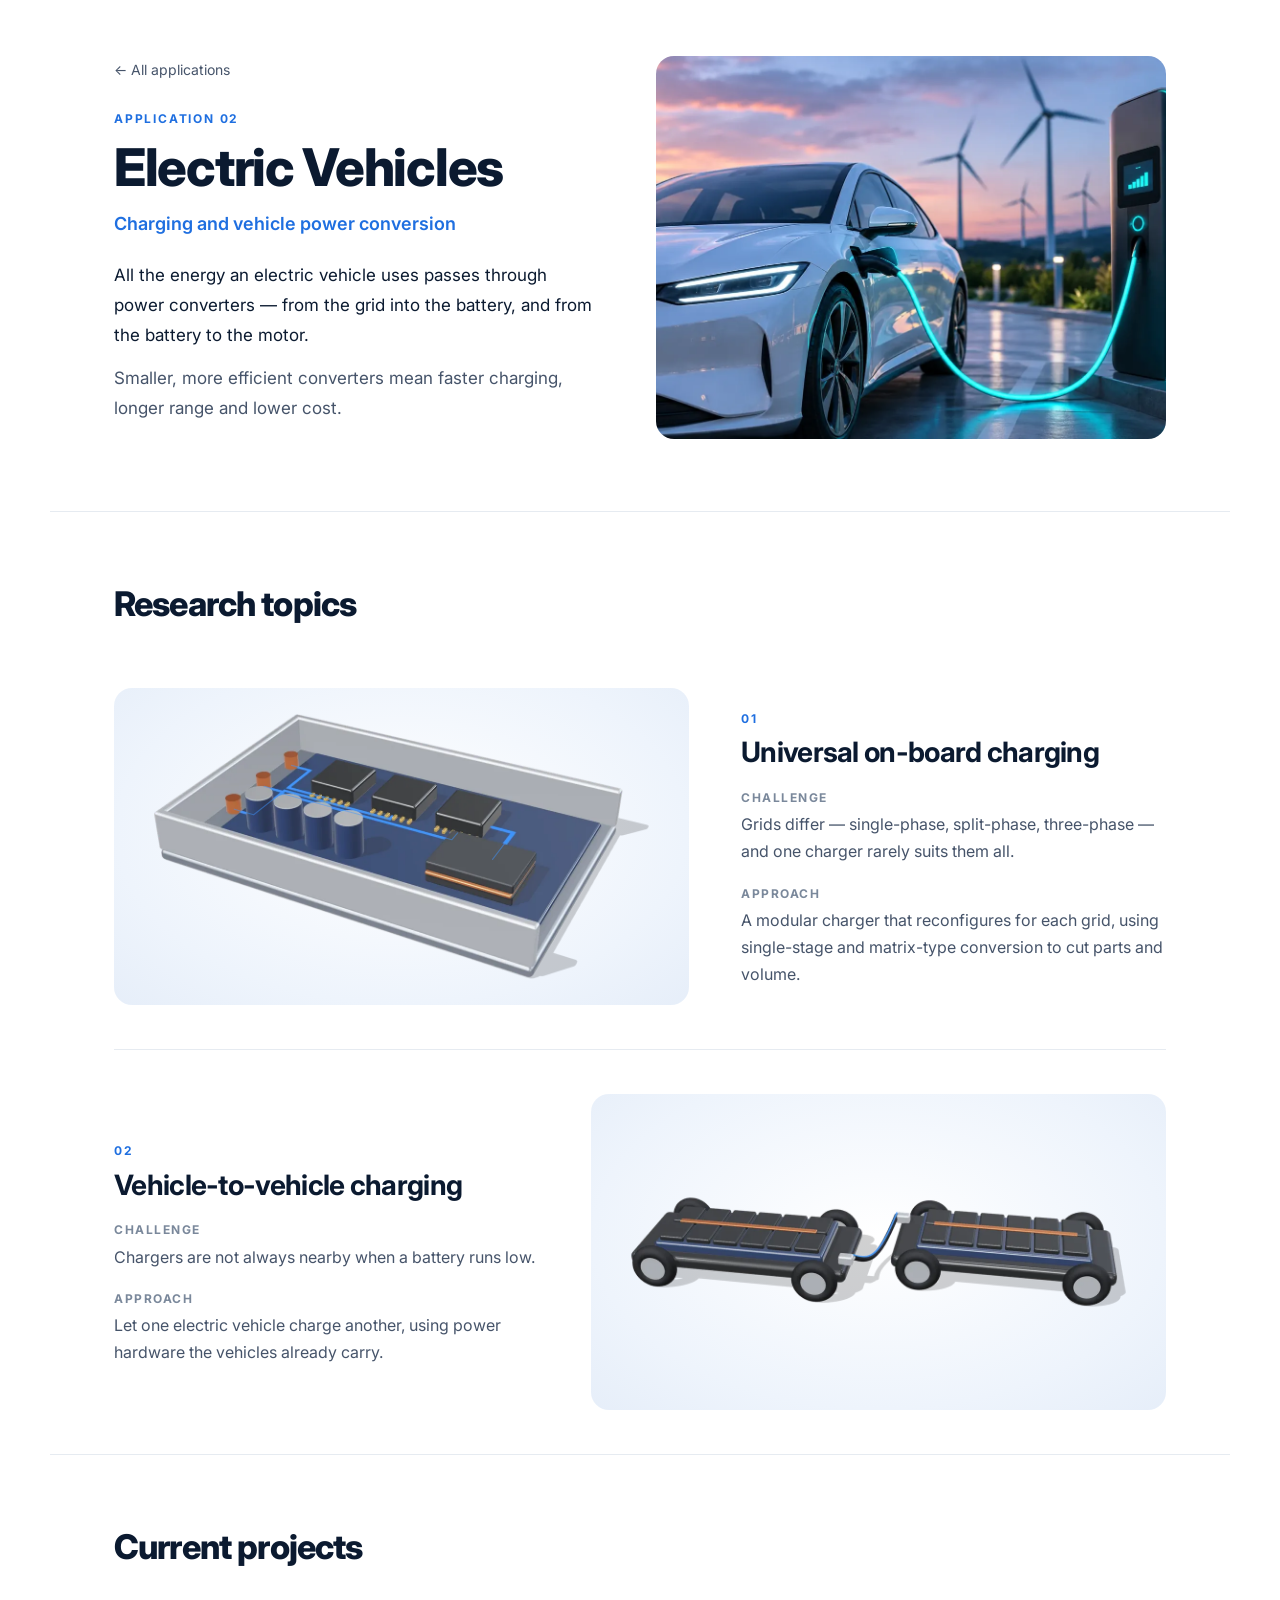
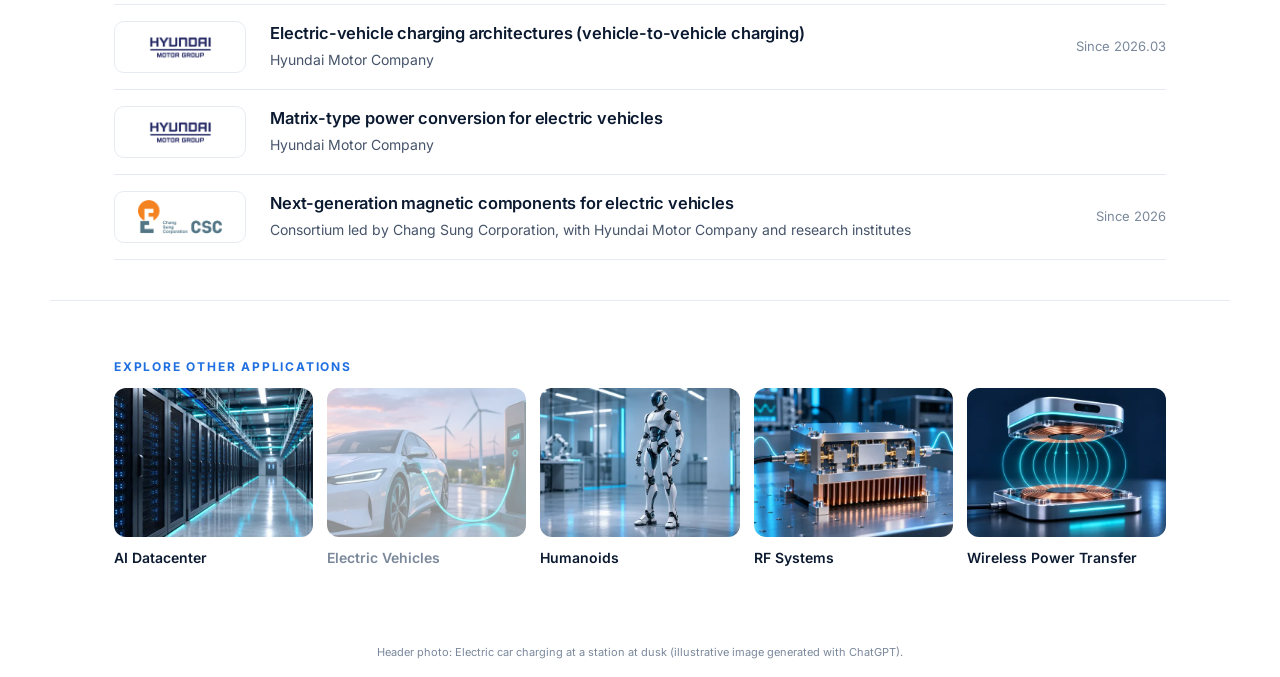
<file: applications/electric-vehicles.html>
<!doctype html>
<html lang="en">
<head>
  <meta charset="utf-8">
  <meta name="viewport" content="width=device-width, initial-scale=1">
  <meta name="description" content="Charging and vehicle power conversion. KAIST Integrated Power Circuit Lab.">
  <title>Electric Vehicles | KAIST Integrated Power Circuit Lab</title>
  <link rel="preconnect" href="https://script.google.com">
  <link rel="preconnect" href="https://script.googleusercontent.com" crossorigin>
  <link rel="preconnect" href="https://fonts.googleapis.com">
  <link rel="preconnect" href="https://fonts.gstatic.com" crossorigin>
  <link rel="preload" as="style" href="https://fonts.googleapis.com/css2?family=Inter:wght@400;500;600;700;800&display=swap" onload="this.onload=null;this.rel='stylesheet'">
  <noscript><link rel="stylesheet" href="https://fonts.googleapis.com/css2?family=Inter:wght@400;500;600;700;800&display=swap"></noscript>
  <script>if (window.self !== window.top) document.documentElement.classList.add('embedded');</script>
  <link rel="preload" as="image" href="../assets/apps/ev-photo.webp">
  <link rel="stylesheet" href="../concept-v2.css">
  <link rel="stylesheet" href="applications.css">
  <script src="../concept-v2.js" defer></script>
</head>
<body>
<main>
  <section class="app-hero" aria-labelledby="app-title">
    <div class="app-hero-copy">
      <a class="crumb" href="../index.html#applications">← All applications</a>
      <p class="kicker">Application 02</p>
      <h1 id="app-title">Electric Vehicles</h1>
      <p class="app-tag">Charging and vehicle power conversion</p>
      <div class="app-intro"><p>All the energy an electric vehicle uses passes through power converters — from the grid into the battery, and from the battery to the motor.</p><p>Smaller, more efficient converters mean faster charging, longer range and lower cost.</p></div>
    </div>
    <figure class="app-hero-img"><img src="../assets/apps/ev-photo.webp" width="1280" height="800" fetchpriority="high" alt="White electric car charging at a station at dusk"></figure>
  </section>

  <section class="topics" aria-labelledby="topics-title">
    <div class="sec-head">
      <h2 id="topics-title">Research topics</h2>
    </div>
    <article class="topic">
      <div class="art"><img src="../assets/apps/obc.webp" width="1200" height="660" loading="lazy" decoding="async" alt=""><svg class="flow-svg" viewBox="0 0 1200 660" aria-hidden="true" focusable="false"><path class="base" d="M370.6 161.6 L409.0 171.3 L363.7 207.2 L454.4 231.6 L453.8 232.1"/><path class="flow" pathLength="300" d="M370.6 161.6 L409.0 171.3 L363.7 207.2 L454.4 231.6 L453.8 232.1"/><path class="base" d="M313.4 205.4 L352.6 216.1 L355.9 213.4 L575.1 272.5 L581.5 266.3"/><path class="flow" pathLength="300" d="M313.4 205.4 L352.6 216.1 L355.9 213.4 L575.1 272.5 L581.5 266.3"/><path class="base" d="M250.9 253.0 L291.4 264.6 L348.1 219.6 L705.2 316.6 L717.2 302.5"/><path class="flow" pathLength="300" d="M250.9 253.0 L291.4 264.6 L348.1 219.6 L705.2 316.6 L717.2 302.5"/><path class="base" d="M785.8 288.6 L833.1 301.0 L790.0 357.8"/><path class="flow" pathLength="300" d="M785.8 288.6 L833.1 301.0 L790.0 357.8"/></svg></div>
      <div class="topic-copy">
        <span class="num">01</span>
        <h3>Universal on-board charging</h3>
        <p class="label">Challenge</p><p>Grids differ — single-phase, split-phase, three-phase — and one charger rarely suits them all.</p>
        <p class="label">Approach</p><p>A modular charger that reconfigures for each grid, using single-stage and matrix-type conversion to cut parts and volume.</p>
      </div>
    </article>
    <article class="topic flip">
      <div class="art"><img src="../assets/apps/v2v.webp" width="1200" height="660" loading="lazy" decoding="async" alt=""><svg class="flow-svg" viewBox="0 0 1200 660" aria-hidden="true" focusable="false"><path class="base" d="M547.0 335.1 L549.5 335.8 L552.1 336.5 L554.6 337.2 L557.1 337.8 L559.6 338.2 L562.0 338.7 L564.5 338.9 L566.9 339.1 L569.3 339.1 L571.7 339.0 L574.1 338.7 L576.5 338.2 L578.8 337.6 L581.2 336.7 L583.4 335.7 L585.7 334.5 L588.0 333.0 L590.3 331.3 L592.6 329.3 L594.9 327.1 L597.1 324.7 L599.3 322.2 L601.6 319.4 L603.8 316.4 L606.1 313.1 L608.2 309.7 L610.4 306.1 L612.6 302.3 L614.8 298.3 L617.0 294.2 L619.2 289.9 L621.3 285.5 L623.5 280.9 L625.7 276.2 L627.7 271.6 L629.9 266.6 L632.1 261.8 L634.2 256.8 L636.3 251.9 L638.5 247.0"/><path class="flow" pathLength="300" d="M547.0 335.1 L549.5 335.8 L552.1 336.5 L554.6 337.2 L557.1 337.8 L559.6 338.2 L562.0 338.7 L564.5 338.9 L566.9 339.1 L569.3 339.1 L571.7 339.0 L574.1 338.7 L576.5 338.2 L578.8 337.6 L581.2 336.7 L583.4 335.7 L585.7 334.5 L588.0 333.0 L590.3 331.3 L592.6 329.3 L594.9 327.1 L597.1 324.7 L599.3 322.2 L601.6 319.4 L603.8 316.4 L606.1 313.1 L608.2 309.7 L610.4 306.1 L612.6 302.3 L614.8 298.3 L617.0 294.2 L619.2 289.9 L621.3 285.5 L623.5 280.9 L625.7 276.2 L627.7 271.6 L629.9 266.6 L632.1 261.8 L634.2 256.8 L636.3 251.9 L638.5 247.0"/></svg></div>
      <div class="topic-copy">
        <span class="num">02</span>
        <h3>Vehicle-to-vehicle charging</h3>
        <p class="label">Challenge</p><p>Chargers are not always nearby when a battery runs low.</p>
        <p class="label">Approach</p><p>Let one electric vehicle charge another, using power hardware the vehicles already carry.</p>
      </div>
    </article>
  </section>
  <section class="projects" id="projects" aria-labelledby="projects-title" data-projects data-app="ev" data-prefix="../">
    <div class="sec-head"><h2 id="projects-title">Current projects</h2></div>
    <ul class="proj-list current"><li><span class="proj-logo"><img src="../assets/partners/hyundai.png" alt="Hyundai" loading="lazy" decoding="async"></span><div class="proj-copy"><h3>Electric-vehicle charging architectures (vehicle-to-vehicle charging)</h3><p>Hyundai Motor Company</p></div><span class="proj-period">Since 2026.03</span></li><li><span class="proj-logo"><img src="../assets/partners/hyundai.png" alt="Hyundai" loading="lazy" decoding="async"></span><div class="proj-copy"><h3>Matrix-type power conversion for electric vehicles</h3><p>Hyundai Motor Company</p></div></li><li><span class="proj-logo"><img src="../assets/partners/changsung.png" alt="Chang Sung" loading="lazy" decoding="async"></span><div class="proj-copy"><h3>Next-generation magnetic components for electric vehicles</h3><p>Consortium led by Chang Sung Corporation, with Hyundai Motor Company and research institutes</p></div><span class="proj-period">Since 2026</span></li></ul>
    <details class="proj-done" hidden><summary><span>Completed projects (<span class="proj-count">0</span>)</span></summary><ul class="proj-list"></ul></details>
  </section>
  <script src="../assets/projects-config.js?v=202611032233"></script><script src="../assets/projects.js?v=202611032233" defer></script>

  <nav class="app-next" aria-label="Applications">
    <p class="kicker">Explore other applications</p>
    <div class="app-next-row">
      <a href="ai-datacenter.html"><img src="../assets/apps/ai-card.webp" width="640" height="400" alt="" loading="lazy" decoding="async"><span>AI Datacenter</span></a>
      <a href="electric-vehicles.html" aria-current="page"><img src="../assets/apps/ev-card.webp" width="640" height="400" alt="" loading="lazy" decoding="async"><span>Electric Vehicles</span></a>
      <a href="humanoids.html"><img src="../assets/apps/humanoids-card.webp" width="640" height="400" alt="" loading="lazy" decoding="async"><span>Humanoids</span></a>
      <a href="rf-systems.html"><img src="../assets/apps/rf-card.webp" width="640" height="400" alt="" loading="lazy" decoding="async"><span>RF Systems</span></a>
      <a href="wireless-power-transfer.html"><img src="../assets/apps/wpt-card.webp" width="640" height="400" alt="" loading="lazy" decoding="async"><span>Wireless Power Transfer</span></a>
    </div>
  </nav>
</main>
<footer class="site-foot embed-foot"><p class="credit">Header photo: Electric car charging at a station at dusk (illustrative image generated with ChatGPT).</p></footer>
<script>
  // Open each application page at its top. Inside the Google Site the page sits in an iframe and the
  // site keeps its own scroll position, so also bring the top of this page into view in the parent.
  if ('scrollRestoration' in history) history.scrollRestoration = 'manual';
  window.scrollTo(0, 0);
  if (window.self !== window.top) {
    const top = document.querySelector('.app-hero');
    if (top) top.scrollIntoView({ block: 'start' });
  }
</script>
</body>
</html>
</file>
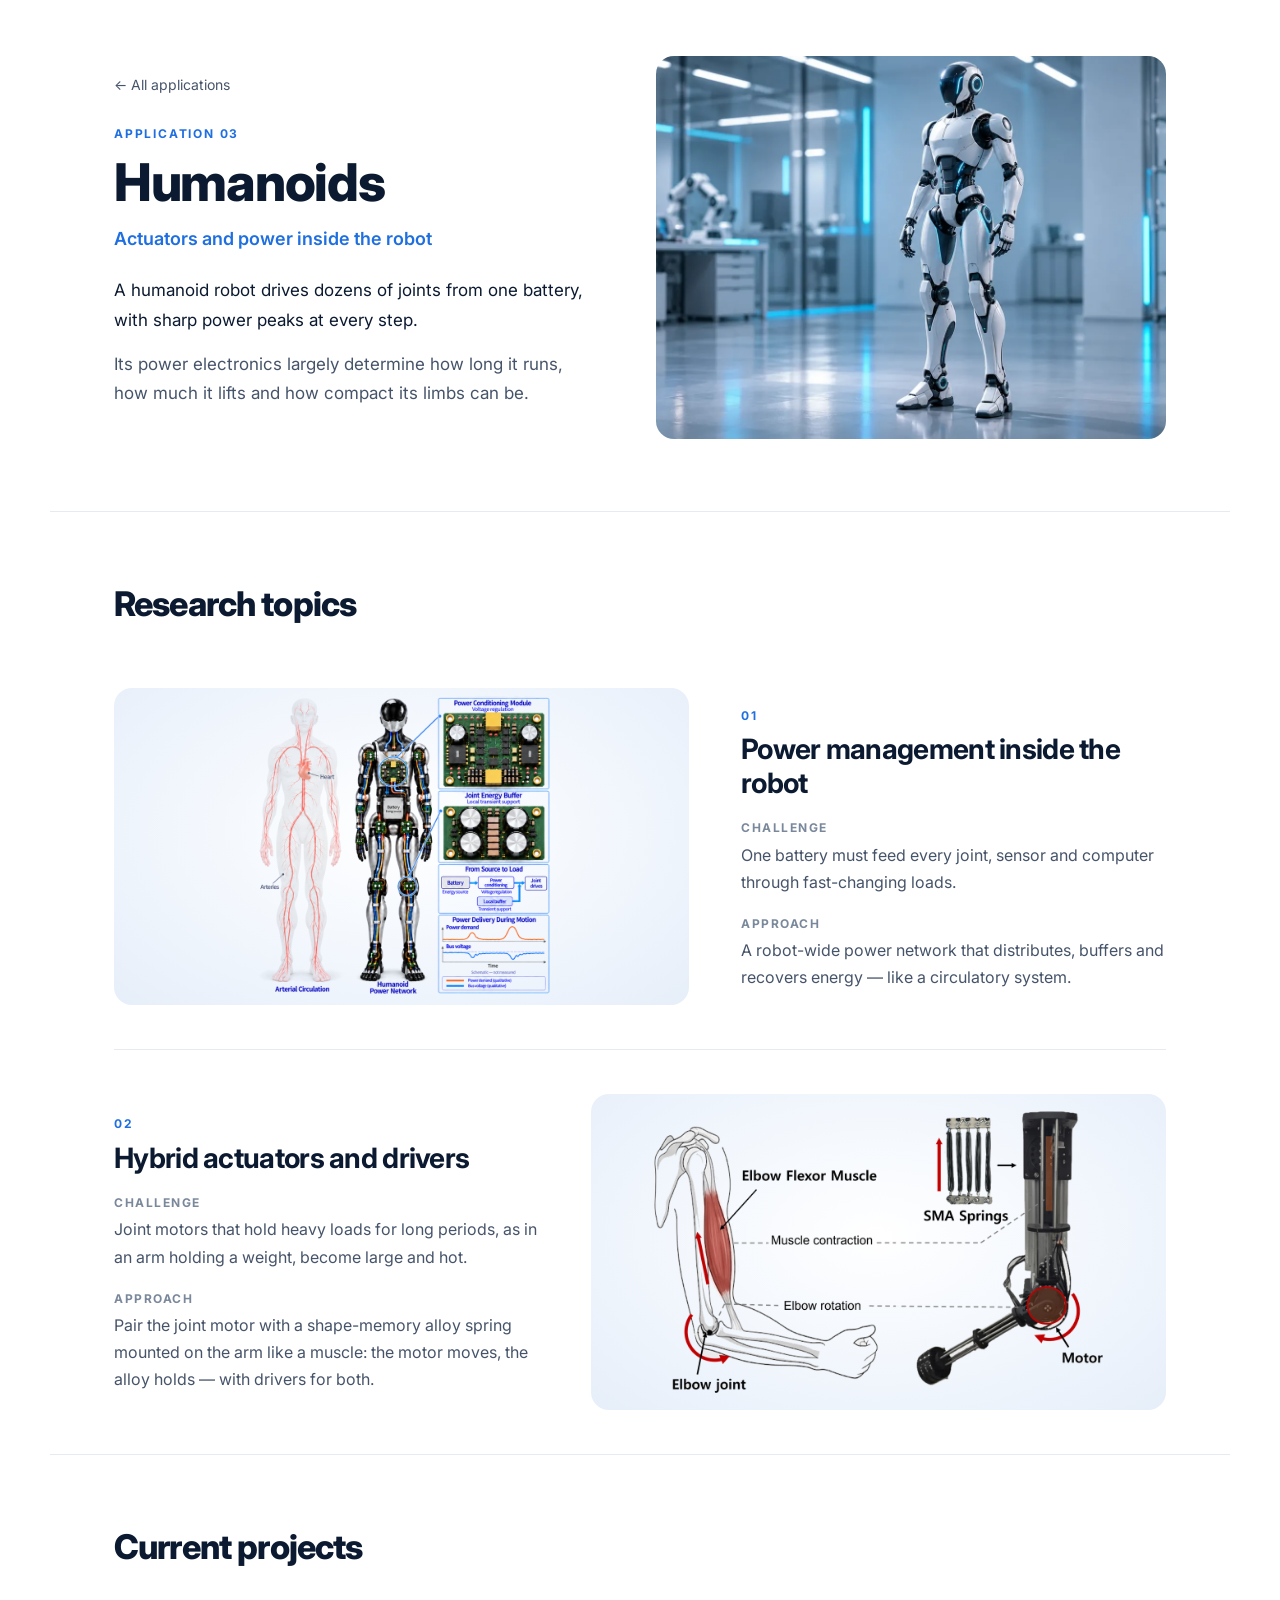
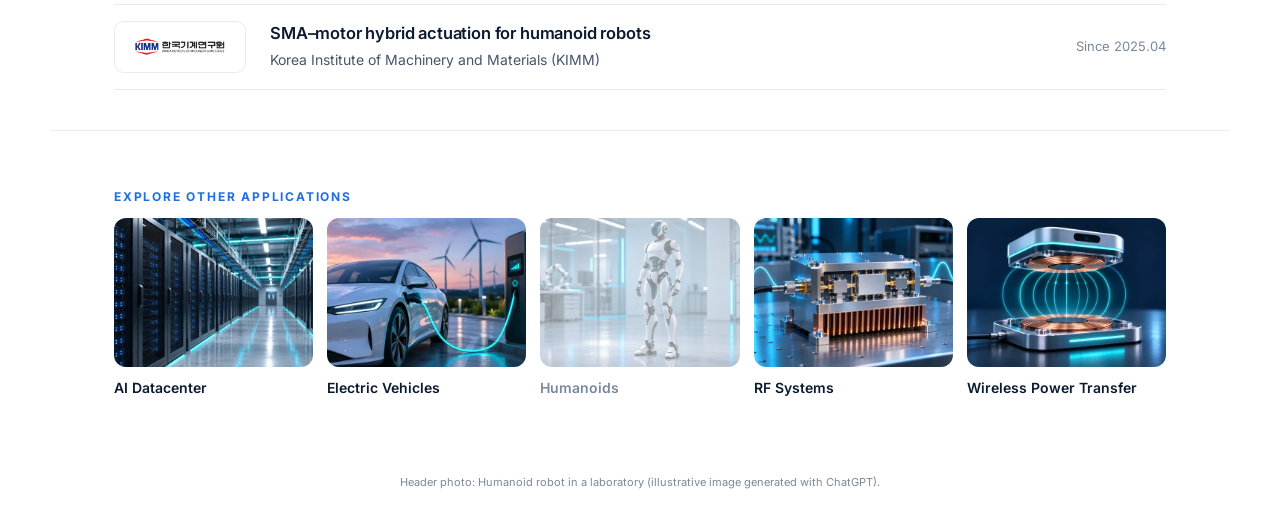
<file: applications/humanoids.html>
<!doctype html>
<html lang="en">
<head>
  <meta charset="utf-8">
  <meta name="viewport" content="width=device-width, initial-scale=1">
  <meta name="description" content="Actuators and power inside the robot. KAIST Integrated Power Circuit Lab.">
  <title>Humanoids | KAIST Integrated Power Circuit Lab</title>
  <link rel="preconnect" href="https://script.google.com">
  <link rel="preconnect" href="https://script.googleusercontent.com" crossorigin>
  <link rel="preconnect" href="https://fonts.googleapis.com">
  <link rel="preconnect" href="https://fonts.gstatic.com" crossorigin>
  <link rel="preload" as="style" href="https://fonts.googleapis.com/css2?family=Inter:wght@400;500;600;700;800&display=swap" onload="this.onload=null;this.rel='stylesheet'">
  <noscript><link rel="stylesheet" href="https://fonts.googleapis.com/css2?family=Inter:wght@400;500;600;700;800&display=swap"></noscript>
  <script>if (window.self !== window.top) document.documentElement.classList.add('embedded');</script>
  <link rel="preload" as="image" href="../assets/apps/humanoids-photo.webp">
  <link rel="stylesheet" href="../concept-v2.css">
  <link rel="stylesheet" href="applications.css">
  <script src="../concept-v2.js" defer></script>
</head>
<body>
<main>
  <section class="app-hero" aria-labelledby="app-title">
    <div class="app-hero-copy">
      <a class="crumb" href="../index.html#applications">← All applications</a>
      <p class="kicker">Application 03</p>
      <h1 id="app-title">Humanoids</h1>
      <p class="app-tag">Actuators and power inside the robot</p>
      <div class="app-intro"><p>A humanoid robot drives dozens of joints from one battery, with sharp power peaks at every step.</p><p>Its power electronics largely determine how long it runs, how much it lifts and how compact its limbs can be.</p></div>
    </div>
    <figure class="app-hero-img"><img src="../assets/apps/humanoids-photo.webp" width="1280" height="800" fetchpriority="high" alt="White humanoid robot standing in a laboratory"></figure>
  </section>

  <section class="topics" aria-labelledby="topics-title">
    <div class="sec-head">
      <h2 id="topics-title">Research topics</h2>
    </div>
    <article class="topic">
      <div class="art fig"><img src="../assets/apps/humanoids-network.webp" width="1400" height="770" loading="lazy" decoding="async" alt="Human arterial circulation compared with a humanoid power network: power conditioning module, joint energy buffers, and power delivery during motion"></div>
      <div class="topic-copy">
        <span class="num">01</span>
        <h3>Power management inside the robot</h3>
        <p class="label">Challenge</p><p>One battery must feed every joint, sensor and computer through fast-changing loads.</p>
        <p class="label">Approach</p><p>A robot-wide power network that distributes, buffers and recovers energy — like a circulatory system.</p>
      </div>
    </article>
    <article class="topic flip">
      <div class="art fig"><img src="../assets/apps/humanoids-actuator.webp" width="1400" height="770" loading="lazy" decoding="async" alt="Human arm and hybrid actuator: the elbow flexor muscle corresponds to SMA springs and the elbow joint to a motor"></div>
      <div class="topic-copy">
        <span class="num">02</span>
        <h3>Hybrid actuators and drivers</h3>
        <p class="label">Challenge</p><p>Joint motors that hold heavy loads for long periods, as in an arm holding a weight, become large and hot.</p>
        <p class="label">Approach</p><p>Pair the joint motor with a shape-memory alloy spring mounted on the arm like a muscle: the motor moves, the alloy holds — with drivers for both.</p>
      </div>
    </article>
  </section>
  <section class="projects" id="projects" aria-labelledby="projects-title" data-projects data-app="humanoids" data-prefix="../">
    <div class="sec-head"><h2 id="projects-title">Current projects</h2></div>
    <ul class="proj-list current"><li><span class="proj-logo"><img src="../assets/partners/kimm.png" alt="KIMM" loading="lazy" decoding="async"></span><div class="proj-copy"><h3>SMA–motor hybrid actuation for humanoid robots</h3><p>Korea Institute of Machinery and Materials (KIMM)</p></div><span class="proj-period">Since 2025.04</span></li></ul>
    <details class="proj-done" hidden><summary><span>Completed projects (<span class="proj-count">0</span>)</span></summary><ul class="proj-list"></ul></details>
  </section>
  <script src="../assets/projects-config.js?v=202611032233"></script><script src="../assets/projects.js?v=202611032233" defer></script>

  <nav class="app-next" aria-label="Applications">
    <p class="kicker">Explore other applications</p>
    <div class="app-next-row">
      <a href="ai-datacenter.html"><img src="../assets/apps/ai-card.webp" width="640" height="400" alt="" loading="lazy" decoding="async"><span>AI Datacenter</span></a>
      <a href="electric-vehicles.html"><img src="../assets/apps/ev-card.webp" width="640" height="400" alt="" loading="lazy" decoding="async"><span>Electric Vehicles</span></a>
      <a href="humanoids.html" aria-current="page"><img src="../assets/apps/humanoids-card.webp" width="640" height="400" alt="" loading="lazy" decoding="async"><span>Humanoids</span></a>
      <a href="rf-systems.html"><img src="../assets/apps/rf-card.webp" width="640" height="400" alt="" loading="lazy" decoding="async"><span>RF Systems</span></a>
      <a href="wireless-power-transfer.html"><img src="../assets/apps/wpt-card.webp" width="640" height="400" alt="" loading="lazy" decoding="async"><span>Wireless Power Transfer</span></a>
    </div>
  </nav>
</main>
<footer class="site-foot embed-foot"><p class="credit">Header photo: Humanoid robot in a laboratory (illustrative image generated with ChatGPT).</p></footer>
<script>
  // Open each application page at its top. Inside the Google Site the page sits in an iframe and the
  // site keeps its own scroll position, so also bring the top of this page into view in the parent.
  if ('scrollRestoration' in history) history.scrollRestoration = 'manual';
  window.scrollTo(0, 0);
  if (window.self !== window.top) {
    const top = document.querySelector('.app-hero');
    if (top) top.scrollIntoView({ block: 'start' });
  }
</script>
</body>
</html>
</file>
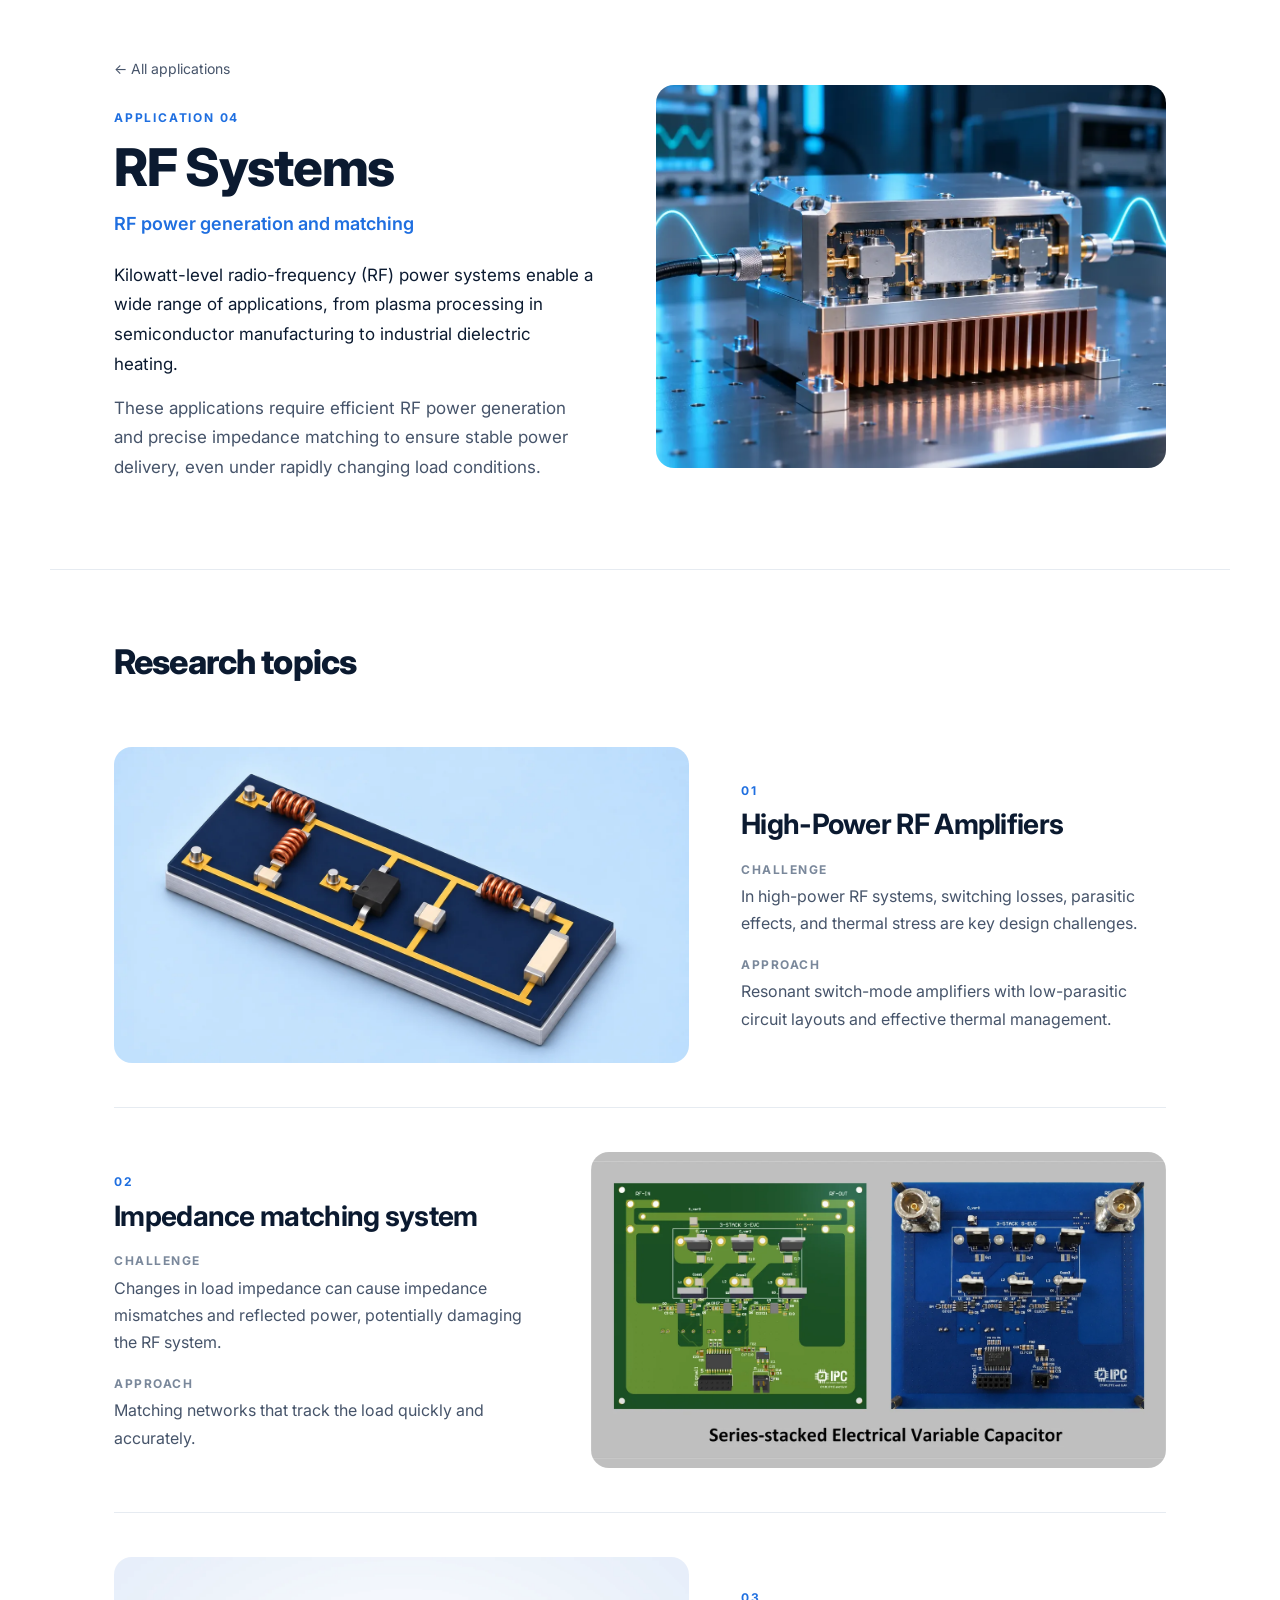
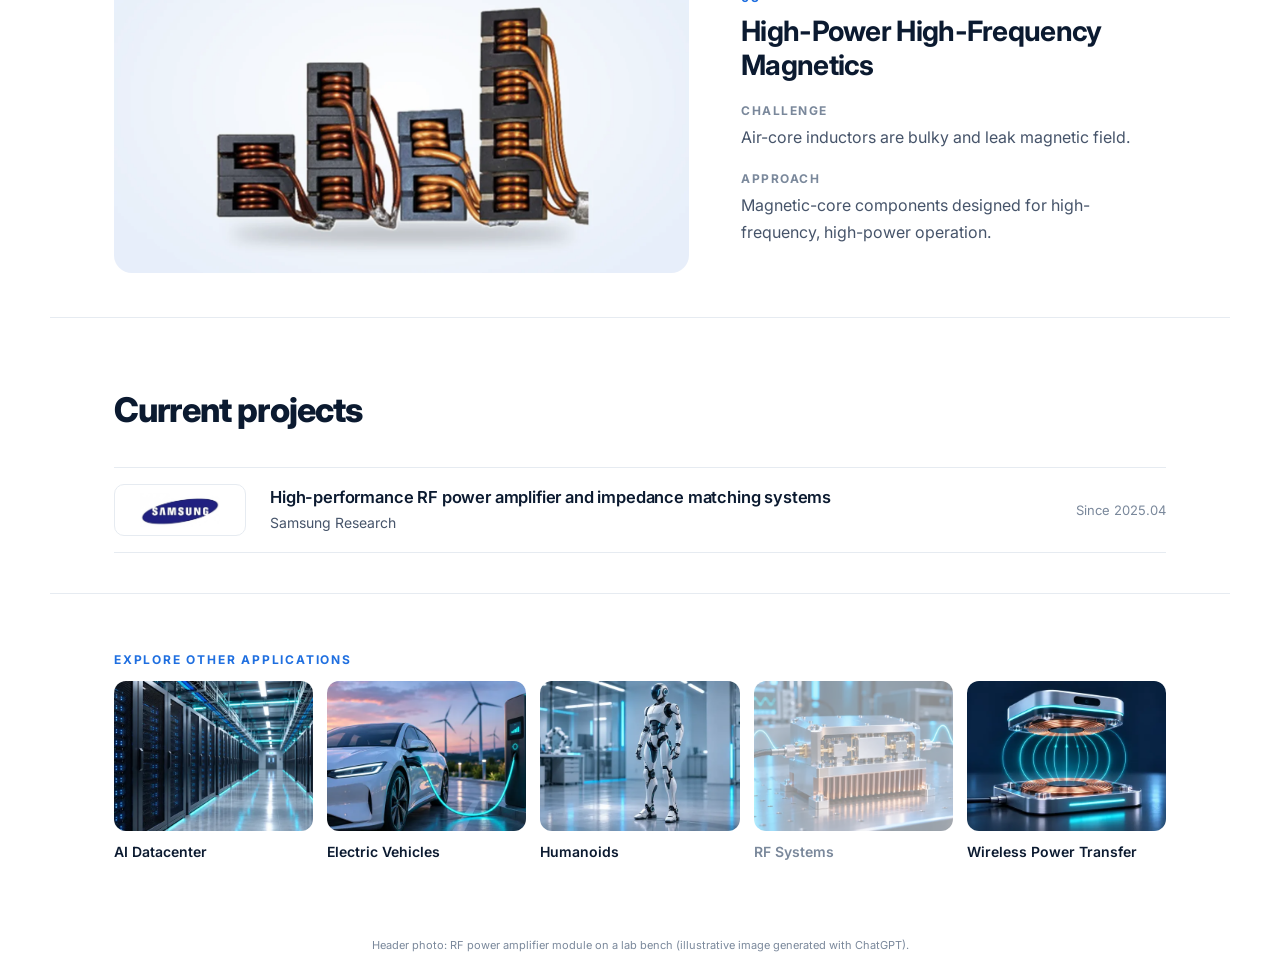
<file: applications/rf-systems.html>
<!doctype html>
<html lang="en">
<head>
  <meta charset="utf-8">
  <meta name="viewport" content="width=device-width, initial-scale=1">
  <meta name="description" content="RF power generation and matching. KAIST Integrated Power Circuit Lab.">
  <title>RF Systems | KAIST Integrated Power Circuit Lab</title>
  <link rel="preconnect" href="https://script.google.com">
  <link rel="preconnect" href="https://script.googleusercontent.com" crossorigin>
  <link rel="preconnect" href="https://fonts.googleapis.com">
  <link rel="preconnect" href="https://fonts.gstatic.com" crossorigin>
  <link rel="preload" as="style" href="https://fonts.googleapis.com/css2?family=Inter:wght@400;500;600;700;800&display=swap" onload="this.onload=null;this.rel='stylesheet'">
  <noscript><link rel="stylesheet" href="https://fonts.googleapis.com/css2?family=Inter:wght@400;500;600;700;800&display=swap"></noscript>
  <script>if (window.self !== window.top) document.documentElement.classList.add('embedded');</script>
  <link rel="preload" as="image" href="../assets/apps/rf-photo.webp">
  <link rel="stylesheet" href="../concept-v2.css">
  <link rel="stylesheet" href="applications.css">
  <script src="../concept-v2.js" defer></script>
</head>
<body>
<main>
  <section class="app-hero" aria-labelledby="app-title">
    <div class="app-hero-copy">
      <a class="crumb" href="../index.html#applications">← All applications</a>
      <p class="kicker">Application 04</p>
      <h1 id="app-title">RF Systems</h1>
      <p class="app-tag">RF power generation and matching</p>
      <div class="app-intro"><p>Kilowatt-level radio-frequency (RF) power systems enable a wide range of applications, from plasma processing in semiconductor manufacturing to industrial dielectric heating.</p><p>These applications require efficient RF power generation and precise impedance matching to ensure stable power delivery, even under rapidly changing load conditions.</p></div>
    </div>
    <figure class="app-hero-img"><img src="../assets/apps/rf-photo.webp" width="1280" height="800" fetchpriority="high" alt="RF power amplifier module on a lab bench"></figure>
  </section>

  <section class="topics" aria-labelledby="topics-title">
    <div class="sec-head">
      <h2 id="topics-title">Research topics</h2>
    </div>
    <article class="topic">
      <div class="art photo"><img src="../assets/apps/rf-pa-photo.webp?v=2" loading="lazy" decoding="async" alt="High-Power RF Amplifiers"></div>
      <div class="topic-copy">
        <span class="num">01</span>
        <h3>High-Power RF Amplifiers</h3>
        <p class="label">Challenge</p><p>In high-power RF systems, switching losses, parasitic effects, and thermal stress are key design challenges.</p>
        <p class="label">Approach</p><p>Resonant switch-mode amplifiers with low-parasitic circuit layouts and effective thermal management.</p>
      </div>
    </article>
    <article class="topic flip">
      <div class="art photo"><img src="../assets/apps/rf-evc-photo.webp?v=2" loading="lazy" decoding="async" alt="Impedance matching system"></div>
      <div class="topic-copy">
        <span class="num">02</span>
        <h3>Impedance matching system</h3>
        <p class="label">Challenge</p><p>Changes in load impedance can cause impedance mismatches and reflected power, potentially damaging the RF system.</p>
        <p class="label">Approach</p><p>Matching networks that track the load quickly and accurately.</p>
      </div>
    </article>
    <article class="topic">
      <div class="art photo"><img src="../assets/apps/rf-magnetics-photo.webp?v=2" loading="lazy" decoding="async" alt="High-Power High-Frequency Magnetics"></div>
      <div class="topic-copy">
        <span class="num">03</span>
        <h3>High-Power High-Frequency Magnetics</h3>
        <p class="label">Challenge</p><p>Air-core inductors are bulky and leak magnetic field.</p>
        <p class="label">Approach</p><p>Magnetic-core components designed for high-frequency, high-power operation.</p>
      </div>
    </article>
  </section>
  <section class="projects" id="projects" aria-labelledby="projects-title" data-projects data-app="rf" data-prefix="../">
    <div class="sec-head"><h2 id="projects-title">Current projects</h2></div>
    <ul class="proj-list current"><li><span class="proj-logo"><img src="../assets/partners/samsung.png" alt="Samsung" loading="lazy" decoding="async"></span><div class="proj-copy"><h3>High-performance RF power amplifier and impedance matching systems</h3><p>Samsung Research</p></div><span class="proj-period">Since 2025.04</span></li></ul>
    <details class="proj-done" hidden><summary><span>Completed projects (<span class="proj-count">0</span>)</span></summary><ul class="proj-list"></ul></details>
  </section>
  <script src="../assets/projects-config.js?v=202611032233"></script><script src="../assets/projects.js?v=202611032233" defer></script>

  <nav class="app-next" aria-label="Applications">
    <p class="kicker">Explore other applications</p>
    <div class="app-next-row">
      <a href="ai-datacenter.html"><img src="../assets/apps/ai-card.webp" width="640" height="400" alt="" loading="lazy" decoding="async"><span>AI Datacenter</span></a>
      <a href="electric-vehicles.html"><img src="../assets/apps/ev-card.webp" width="640" height="400" alt="" loading="lazy" decoding="async"><span>Electric Vehicles</span></a>
      <a href="humanoids.html"><img src="../assets/apps/humanoids-card.webp" width="640" height="400" alt="" loading="lazy" decoding="async"><span>Humanoids</span></a>
      <a href="rf-systems.html" aria-current="page"><img src="../assets/apps/rf-card.webp" width="640" height="400" alt="" loading="lazy" decoding="async"><span>RF Systems</span></a>
      <a href="wireless-power-transfer.html"><img src="../assets/apps/wpt-card.webp" width="640" height="400" alt="" loading="lazy" decoding="async"><span>Wireless Power Transfer</span></a>
    </div>
  </nav>
</main>
<footer class="site-foot embed-foot"><p class="credit">Header photo: RF power amplifier module on a lab bench (illustrative image generated with ChatGPT).</p></footer>
<script>
  // Open each application page at its top. Inside the Google Site the page sits in an iframe and the
  // site keeps its own scroll position, so also bring the top of this page into view in the parent.
  if ('scrollRestoration' in history) history.scrollRestoration = 'manual';
  window.scrollTo(0, 0);
  if (window.self !== window.top) {
    const top = document.querySelector('.app-hero');
    if (top) top.scrollIntoView({ block: 'start' });
  }
</script>
</body>
</html>
</file>
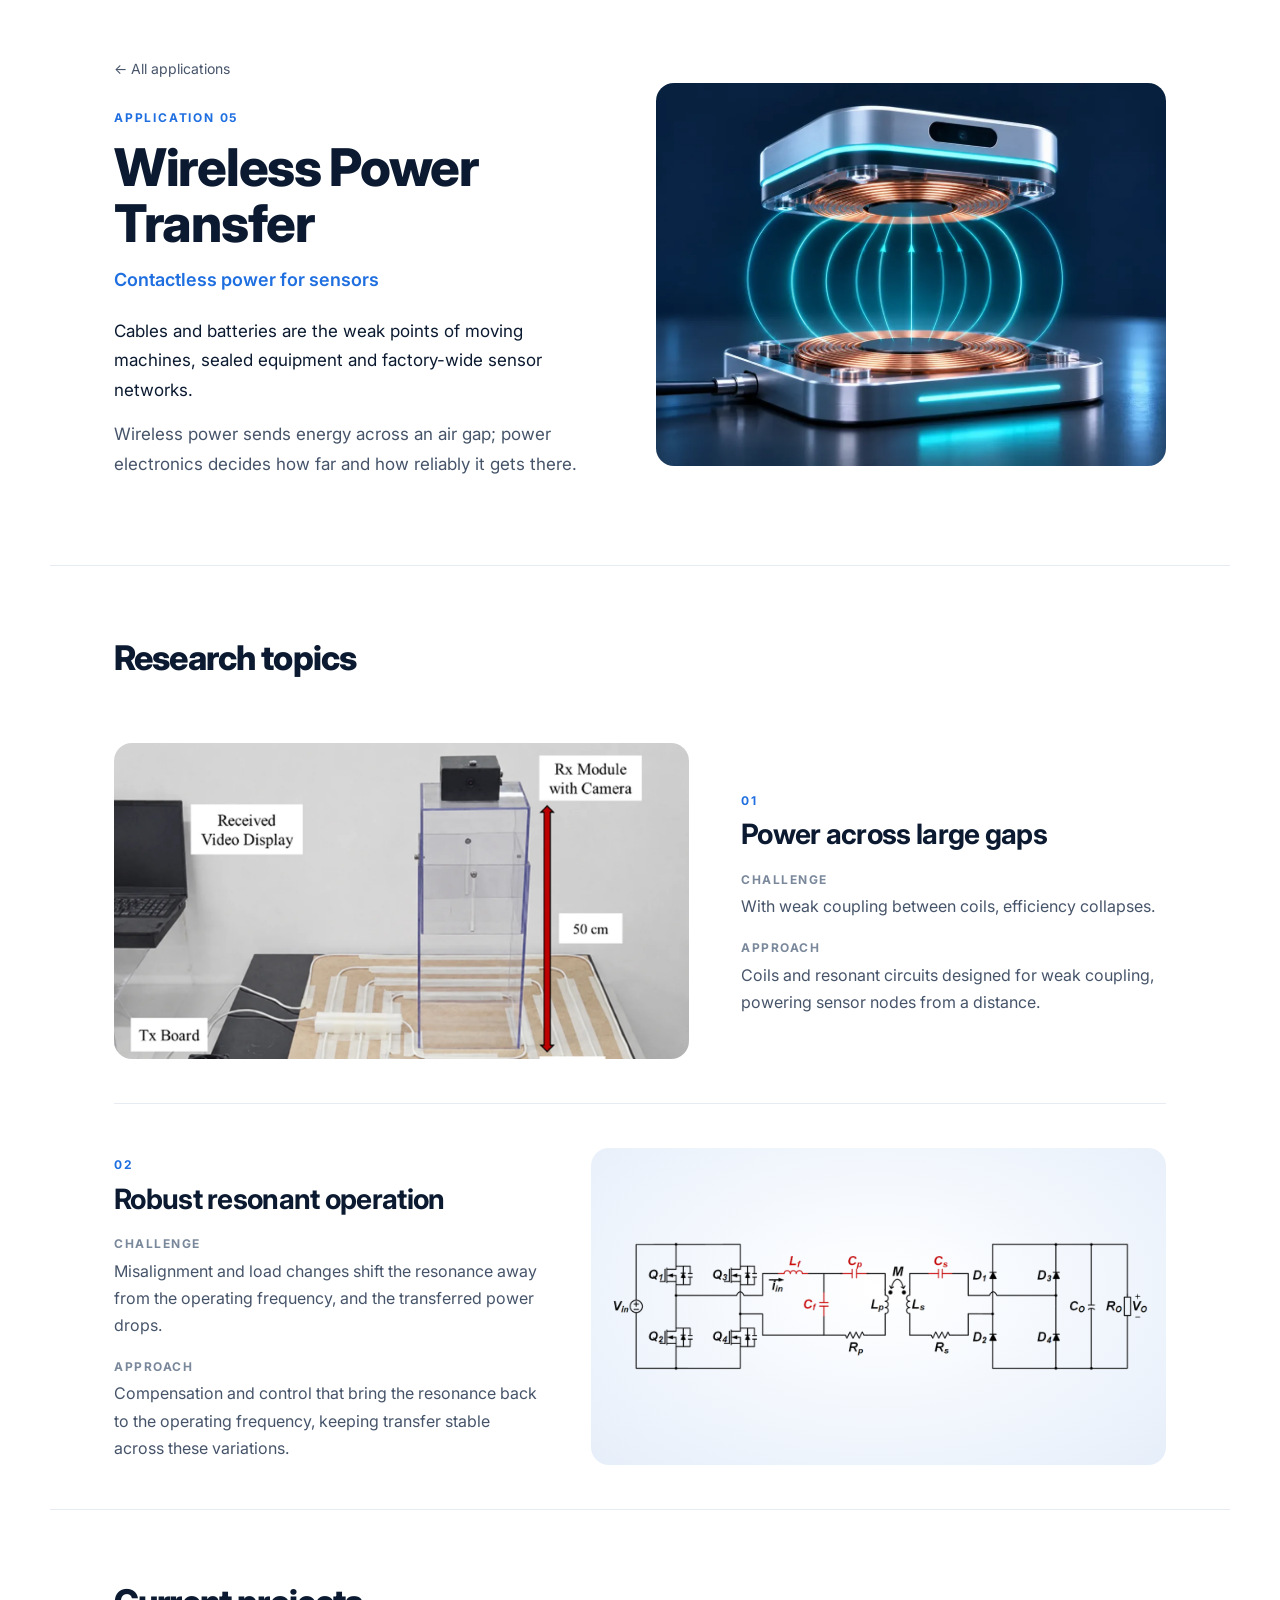
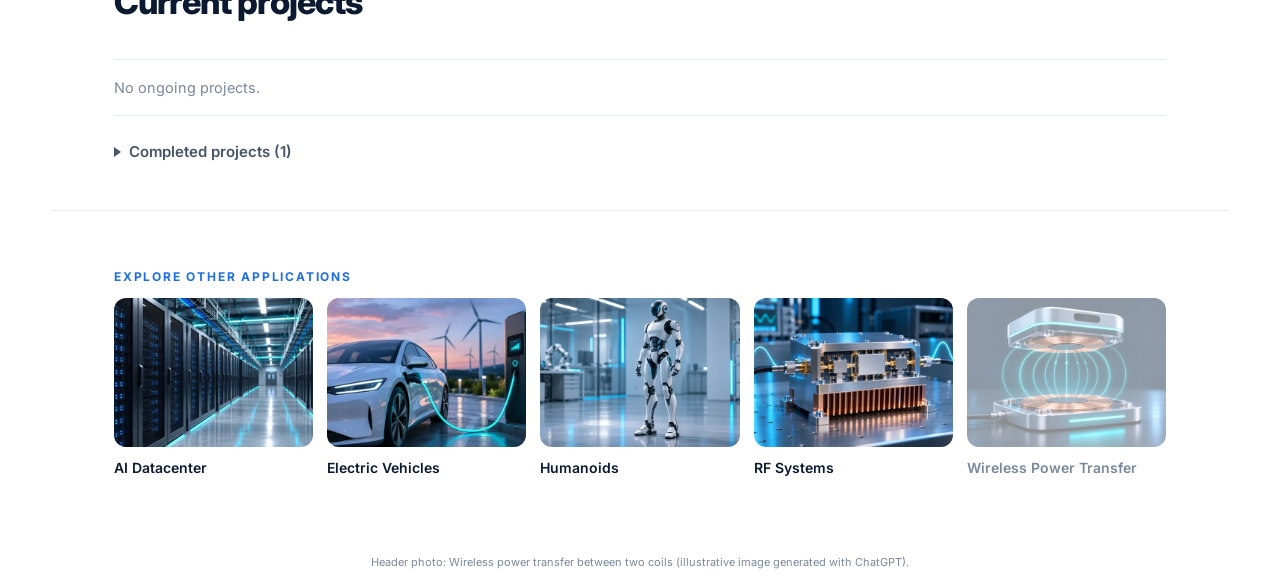
<file: applications/wireless-power-transfer.html>
<!doctype html>
<html lang="en">
<head>
  <meta charset="utf-8">
  <meta name="viewport" content="width=device-width, initial-scale=1">
  <meta name="description" content="Contactless power for sensors. KAIST Integrated Power Circuit Lab.">
  <title>Wireless Power Transfer | KAIST Integrated Power Circuit Lab</title>
  <link rel="preconnect" href="https://script.google.com">
  <link rel="preconnect" href="https://script.googleusercontent.com" crossorigin>
  <link rel="preconnect" href="https://fonts.googleapis.com">
  <link rel="preconnect" href="https://fonts.gstatic.com" crossorigin>
  <link rel="preload" as="style" href="https://fonts.googleapis.com/css2?family=Inter:wght@400;500;600;700;800&display=swap" onload="this.onload=null;this.rel='stylesheet'">
  <noscript><link rel="stylesheet" href="https://fonts.googleapis.com/css2?family=Inter:wght@400;500;600;700;800&display=swap"></noscript>
  <script>if (window.self !== window.top) document.documentElement.classList.add('embedded');</script>
  <link rel="preload" as="image" href="../assets/apps/wpt-photo.webp">
  <link rel="stylesheet" href="../concept-v2.css">
  <link rel="stylesheet" href="applications.css">
  <script src="../concept-v2.js" defer></script>
</head>
<body>
<main>
  <section class="app-hero" aria-labelledby="app-title">
    <div class="app-hero-copy">
      <a class="crumb" href="../index.html#applications">← All applications</a>
      <p class="kicker">Application 05</p>
      <h1 id="app-title">Wireless Power Transfer</h1>
      <p class="app-tag">Contactless power for sensors</p>
      <div class="app-intro"><p>Cables and batteries are the weak points of moving machines, sealed equipment and factory-wide sensor networks.</p><p>Wireless power sends energy across an air gap; power electronics decides how far and how reliably it gets there.</p></div>
    </div>
    <figure class="app-hero-img"><img src="../assets/apps/wpt-photo.webp" width="1280" height="800" fetchpriority="high" alt="Two coils transferring power wirelessly across an air gap"></figure>
  </section>

  <section class="topics" aria-labelledby="topics-title">
    <div class="sec-head">
      <h2 id="topics-title">Research topics</h2>
    </div>
    <article class="topic">
      <div class="art photo"><img src="../assets/apps/wpt-setup-photo.webp" width="1400" height="770" loading="lazy" decoding="async" alt="Wireless power transfer test setup: Tx coil and board, and an Rx module with camera 50 cm above"></div>
      <div class="topic-copy">
        <span class="num">01</span>
        <h3>Power across large gaps</h3>
        <p class="label">Challenge</p><p>With weak coupling between coils, efficiency collapses.</p>
        <p class="label">Approach</p><p>Coils and resonant circuits designed for weak coupling, powering sensor nodes from a distance.</p>
      </div>
    </article>
    <article class="topic flip">
      <div class="art fig"><img src="../assets/apps/wpt-schematic.webp" width="1400" height="770" loading="lazy" decoding="async" alt="Full-bridge inverter, compensated Tx and Rx resonant coils, and diode rectifier"></div>
      <div class="topic-copy">
        <span class="num">02</span>
        <h3>Robust resonant operation</h3>
        <p class="label">Challenge</p><p>Misalignment and load changes shift the resonance away from the operating frequency, and the transferred power drops.</p>
        <p class="label">Approach</p><p>Compensation and control that bring the resonance back to the operating frequency, keeping transfer stable across these variations.</p>
      </div>
    </article>
  </section>
  <section class="projects" id="projects" aria-labelledby="projects-title" data-projects data-app="wpt" data-prefix="../">
    <div class="sec-head"><h2 id="projects-title">Current projects</h2></div>
    <ul class="proj-list current"><li class="proj-empty">No ongoing projects.</li></ul>
    <details class="proj-done"><summary><span>Completed projects (<span class="proj-count">1</span>)</span></summary><ul class="proj-list"><li><span class="proj-logo"><img src="../assets/partners/voda.png" alt="VODA" loading="lazy" decoding="async"></span><div class="proj-copy"><h3>Multi-output wireless power transfer for future smart factories</h3><p>VODA</p></div><span class="proj-period">2025.04</span></li></ul></details>
  </section>
  <script src="../assets/projects-config.js?v=202611032233"></script><script src="../assets/projects.js?v=202611032233" defer></script>

  <nav class="app-next" aria-label="Applications">
    <p class="kicker">Explore other applications</p>
    <div class="app-next-row">
      <a href="ai-datacenter.html"><img src="../assets/apps/ai-card.webp" width="640" height="400" alt="" loading="lazy" decoding="async"><span>AI Datacenter</span></a>
      <a href="electric-vehicles.html"><img src="../assets/apps/ev-card.webp" width="640" height="400" alt="" loading="lazy" decoding="async"><span>Electric Vehicles</span></a>
      <a href="humanoids.html"><img src="../assets/apps/humanoids-card.webp" width="640" height="400" alt="" loading="lazy" decoding="async"><span>Humanoids</span></a>
      <a href="rf-systems.html"><img src="../assets/apps/rf-card.webp" width="640" height="400" alt="" loading="lazy" decoding="async"><span>RF Systems</span></a>
      <a href="wireless-power-transfer.html" aria-current="page"><img src="../assets/apps/wpt-card.webp" width="640" height="400" alt="" loading="lazy" decoding="async"><span>Wireless Power Transfer</span></a>
    </div>
  </nav>
</main>
<footer class="site-foot embed-foot"><p class="credit">Header photo: Wireless power transfer between two coils (illustrative image generated with ChatGPT).</p></footer>
<script>
  // Open each application page at its top. Inside the Google Site the page sits in an iframe and the
  // site keeps its own scroll position, so also bring the top of this page into view in the parent.
  if ('scrollRestoration' in history) history.scrollRestoration = 'manual';
  window.scrollTo(0, 0);
  if (window.self !== window.top) {
    const top = document.querySelector('.app-hero');
    if (top) top.scrollIntoView({ block: 'start' });
  }
</script>
</body>
</html>
</file>
<file: concept-v2.css>
/* Concept v2: white canvas, navy ink, one electric-blue accent, animated power flow. */
:root { --ink: #0b1a30; --body: #46546a; --mute: #7a889b; --line: #e6ebf1; --accent: #1f6fe0; --glow: #3f95ff; --soft: #f4f7fb; }
* { box-sizing: border-box; }
html { scroll-behavior: smooth; }
body { margin: 0; background: #fff; color: var(--ink); font: 16px/1.6 Inter, Arial, Helvetica, sans-serif; -webkit-font-smoothing: antialiased; }
img { display: block; max-width: 100%; }
a { color: inherit; }
button { font: inherit; color: inherit; }

.site-head { position: sticky; top: 0; z-index: 20; display: flex; align-items: center; justify-content: space-between; gap: 16px; padding: 14px clamp(16px, 5vw, 64px); background: #ffffffe6; backdrop-filter: blur(10px); border-bottom: 1px solid var(--line); }
.brand { text-decoration: none; font-weight: 800; font-size: 17px; letter-spacing: -.2px; }
.brand b { color: var(--accent); }
.brand span { margin-left: 10px; font-weight: 400; font-size: 13px; color: var(--mute); }
.site-head nav { display: flex; gap: 22px; }
.site-head nav a { text-decoration: none; font-size: 14px; color: var(--body); }
.site-head nav a:hover { color: var(--ink); }

main > section { max-width: 1180px; margin: 0 auto; padding: 0 clamp(16px, 5vw, 64px); }
.kicker { margin: 0 0 12px; font-size: 12px; font-weight: 700; letter-spacing: 1.8px; text-transform: uppercase; color: var(--accent); }
h1, h2, h3 { margin: 0; letter-spacing: -.025em; }

/* Hero */
.hero { display: grid; grid-template-columns: minmax(0, 1fr) minmax(0, 1.05fr); gap: 28px 56px; align-items: center; padding-top: 84px !important; padding-bottom: 72px !important; }
.hero-head { grid-column: 1 / -1; }
.hero h1 .l1 { display: block; color: inherit; }
.hero h1 { font-size: clamp(32px, 4.2vw, 52px); line-height: 1.08; font-weight: 800; }
.hero .kicker { margin-bottom: 14px; }
.overview { margin: 28px 0 0; padding-top: 18px; border-top: 1px solid var(--line); display: grid; gap: 10px; }
.overview div { display: grid; grid-template-columns: 128px 1fr; gap: 12px; align-items: baseline; }
.overview dt { font-size: 12px; font-weight: 700; letter-spacing: 1.2px; text-transform: uppercase; color: var(--mute); }
.overview dd { margin: 0; display: flex; flex-wrap: wrap; gap: 4px 16px; }
.overview a { font-size: 15px; font-weight: 600; color: var(--ink); text-decoration: none; }
.overview a:hover { color: var(--accent); text-decoration: underline; }
.hero h1 span { color: var(--accent); }
.lede { margin: 0; font-size: 17px; line-height: 1.7; color: var(--body); max-width: 34em; }
.lede strong { color: var(--ink); font-weight: 600; }

.scale { margin: 0; padding: 30px 24px 22px; border: 1px solid var(--line); border-radius: 18px; background: radial-gradient(ellipse at 50% 30%, #f3f8ff, #fff 70%); }
.scale-row { display: grid; grid-template-columns: minmax(0, 1.5fr) minmax(0, 1.15fr) minmax(0, .8fr); gap: 14px; align-items: end; }
.scale-item { display: flex; flex-direction: column; align-items: center; text-align: center; }
.s-discrete { width: 92%; } .s-ipc { width: 74%; } .s-pmic { width: 34%; }
.ruler { display: block; height: 8px; margin-top: 12px; border: 1.5px solid #a9b6c6; border-top: 0; }
.r-discrete { width: 84%; } .r-ipc { width: 64%; } .r-pmic { width: 30%; }
.scale-item p { margin: 10px 0 0; font-size: 11.5px; line-height: 1.45; color: var(--mute); white-space: nowrap; }
.scale-item p b { display: block; font-size: 14px; color: var(--ink); }
.vision-toggle { position: relative; padding: 10px 6px 12px; margin: -10px -6px -12px; border: 1px solid transparent; border-radius: 14px; background: none; cursor: pointer; transition: background .2s, border-color .2s, transform .2s; }
.vision-toggle .ruler { border-color: var(--accent); }
.vision-toggle p b { color: var(--accent); }
.vision-toggle img { transition: transform .25s ease, filter .25s ease; }
.vision-toggle:hover { background: #f3f8ff; border-color: #dbe8f8; }
.vision-toggle:hover img { transform: translateY(-4px); filter: drop-shadow(0 10px 12px #1f6fe02a); }
.vision-toggle[aria-expanded="true"] { background: #eaf3ff; border-color: #bcd6f6; }
.vision-toggle:focus-visible { outline: 3px solid #7fb0e6; outline-offset: 3px; }
.hover-hint { position: absolute; left: 50%; top: -8px; transform: translate(-50%, -100%); padding: 6px 10px; border-radius: 6px; background: var(--ink); color: #fff; font-size: 12px; font-weight: 500; white-space: nowrap; opacity: 0; pointer-events: none; transition: opacity .2s, transform .2s; }
.hover-hint::after { content: ''; position: absolute; left: 50%; bottom: -4px; width: 8px; height: 8px; background: var(--ink); transform: translateX(-50%) rotate(45deg); }
.vision-toggle:hover .hover-hint, .vision-toggle:focus-visible .hover-hint { opacity: 1; transform: translate(-50%, calc(-100% - 4px)); }
.vision-toggle[aria-expanded="true"] .hover-hint { opacity: 0; }
@media (hover: none) { .vision-toggle p b::after { content: ' ›'; } }
.scale figcaption { margin-top: 20px; padding-top: 14px; border-top: 1px solid var(--line); font-size: 13px; color: var(--body); text-align: center; }

/* Vision panel */
.vision-panel { position: relative; max-width: 1180px; margin: 0 auto 56px !important; padding: 40px clamp(18px, 4vw, 48px) 32px !important; border: 1px solid #d6e6fb; border-radius: 20px; background: linear-gradient(180deg, #f5f9ff, #fff 60%); animation: open .35s ease; }
.vision-panel[hidden] { display: none; }
@keyframes open { from { opacity: 0; transform: translateY(-8px); } }
.vision-panel h2 { max-width: 760px; font-size: clamp(22px, 2.6vw, 30px); line-height: 1.25; }
.vision-close { position: absolute; top: 14px; right: 14px; width: 40px; height: 40px; border: 1px solid var(--line); border-radius: 50%; background: #fff; font-size: 24px; line-height: 1; cursor: pointer; color: var(--body); }
.vision-close:hover { background: var(--soft); }
.vision-figure { margin: 26px 0 8px; }
.vision-svg { width: 100%; height: auto; display: block; }
.vision-mobile { display: none; }
.v-tag { font-size: 12px; font-weight: 700; letter-spacing: 2px; fill: var(--mute); }
.v-accent { fill: var(--accent); }
.v-title { font-size: 19px; font-weight: 700; fill: var(--ink); }
.v-label { font-size: 13px; font-weight: 600; fill: var(--body); }
.v-note { font-size: 14px; font-weight: 600; fill: var(--body); }
.v-chip { font-size: 13px; font-weight: 800; fill: #fff; letter-spacing: 1px; }
.v-path { fill: none; stroke: #9cc7f7; stroke-width: 4; stroke-linecap: round; stroke-linejoin: round; }
.v-flow { fill: none; stroke: var(--glow); stroke-width: 4; stroke-linecap: round; stroke-dasharray: 26 274; animation: flow 2.6s linear infinite; }
.v-flow.short { stroke-dasharray: 60 240; animation-duration: 1.1s; }
/* Today: the long lateral path is resistive, so it reads as loss (warm red), never as the accent blue */
.v-path.loss { stroke: #f2b49c; }
.v-flow.loss { stroke: #e0562b; animation-duration: 4.2s; filter: none; }
.v-heat path { fill: none; stroke: #e0562b; stroke-width: 2; stroke-linecap: round; opacity: .55; animation: heat 3.2s ease-in-out infinite; }
.v-heat path:nth-child(2) { animation-delay: -1.1s; } .v-heat path:nth-child(3) { animation-delay: -2.2s; }
@keyframes heat { 0%, 100% { opacity: .25; transform: translateY(0); } 50% { opacity: .7; transform: translateY(-3px); } }
.v-loss { font-size: 12.5px; font-weight: 700; fill: #c4441c; letter-spacing: .3px; }
.v-loss-note { fill: #b8401c; }
.v-sub { font-size: 12.5px; fill: var(--mute); }
.v-bracket { fill: none; stroke: #a9b6c6; stroke-width: 1.5; }
.v-accent-stroke { stroke: var(--accent); }
.v-mid text { font-size: 14px; font-weight: 700; fill: var(--accent); }
.vision-points { list-style: none; margin: 18px 0 0; padding: 22px 0 0; border-top: 1px solid var(--line); display: grid; grid-template-columns: repeat(3, minmax(0, 1fr)); gap: 24px; counter-reset: vp; }
.vision-points li { counter-increment: vp; }
.vision-points b { display: block; margin-bottom: 4px; font-size: 16px; }
.vision-points b::before { content: '0' counter(vp) '  '; color: var(--accent); font-size: 12px; letter-spacing: 1px; }
.vision-points span { font-size: 14.5px; color: var(--body); }

/* Sections */
.sec-head { max-width: 680px; margin-bottom: 36px; }
.sec-head h2 { font-size: clamp(26px, 2.8vw, 34px); line-height: 1.2; font-weight: 800; }
.sec-head > p:last-child:not(.kicker) { margin: 14px 0 0; color: var(--body); font-size: 16.5px; }
.areas, .apps { padding-top: 80px !important; padding-bottom: 16px !important; border-top: 1px solid var(--line); }

/* Research areas */
.area-grid { display: grid; grid-template-columns: repeat(2, minmax(0, 1fr)); gap: 22px; }
.area { border: 1px solid var(--line); border-radius: 18px; overflow: hidden; background: #fff; transition: box-shadow .25s, transform .25s, border-color .25s; }
.area:hover { border-color: #d3e2f4; }
.art { position: relative; aspect-ratio: 1200 / 660; background: radial-gradient(ellipse at 50% 45%, #ffffff 0%, #eef4fc 70%, #e6eef9 100%); }
.art img, .flow-svg { position: absolute; inset: 0; width: 100%; height: 100%; }
.flow-svg { overflow: visible; pointer-events: none; }
.flow-svg .base { fill: none; stroke: #3f95ff; stroke-opacity: .25; stroke-width: 2.5; stroke-linecap: round; stroke-linejoin: round; }
.flow-svg .flow { fill: none; stroke: #b8dcff; stroke-width: 3; stroke-linecap: round; stroke-linejoin: round; stroke-dasharray: 30 270; animation: flow 3.6s linear infinite; }
.flow-svg .flow.up { stroke-dasharray: 70 230; animation-duration: 1.6s; }
.flow-svg .flow.loop { stroke-dasharray: 40 110; animation-duration: 3s; }
@keyframes flow { to { stroke-dashoffset: -300; } }
.area-copy { padding: 22px 26px 26px; }
.num { font-size: 12px; font-weight: 700; letter-spacing: 1.5px; color: var(--accent); }
.area-copy h3 { margin: 4px 0 8px; font-size: 22px; font-weight: 700; }
.area-copy p { margin: 0; font-size: 15.5px; color: var(--body); }

/* Digital twin: the virtual model slides out of the real board */
.twin-art { display: flex; align-items: center; }
.twin-stage { position: relative; width: 94%; margin: 0 auto; }
.twin-stage img { position: absolute; inset: 0; width: 100%; height: 100%; }
.twin-wire { animation: twin 9s cubic-bezier(.45, 0, .25, 1) infinite; }
@keyframes twin {
  0%, 8% { transform: translate(0, 0); opacity: 0; }
  16% { opacity: .9; }
  48%, 84% { transform: translate(var(--dx), var(--dy)); opacity: 1; }
  100% { transform: translate(var(--dx), var(--dy)); opacity: 0; }
}

/* Applications header: text + the four-layer stack */
.apps-head { display: grid; grid-template-columns: minmax(0, 1fr) minmax(0, 1fr); gap: 32px 56px; align-items: center; margin-bottom: 40px; }
.apps-head .sec-head { margin-bottom: 0; }
.stack { position: relative; margin: 0; aspect-ratio: 728 / 524; width: 100%; max-width: 480px; justify-self: end; --gap: 10.5%; --base: 4%; }
.layer { position: absolute; left: 0; right: 26%; bottom: calc(var(--base) + var(--i) * var(--gap)); aspect-ratio: 728 / 384; }
.layer img { width: 100%; height: auto; }
.layer-label { position: absolute; left: 100%; top: 39%; transform: translateY(-50%); padding-left: 22px; white-space: nowrap; }
.layer-label::before { content: ''; position: absolute; left: 0; top: 50%; width: 14px; border-top: 1px solid #b8c6d6; }
.layer-label b { font-size: 14px; font-weight: 600; color: var(--ink); }

/* Applications */
.app-grid { display: grid; grid-template-columns: repeat(5, minmax(0, 1fr)); gap: 16px; }
.app { text-decoration: none; }
.app img { width: 100%; aspect-ratio: 1; object-fit: cover; border-radius: 14px; transition: transform .3s; }
.app img { border: 1px solid var(--line); }
.app h3 { margin: 14px 0 4px; font-size: 16px; }
.app p { margin: 0; font-size: 13.5px; line-height: 1.5; color: var(--body); }
.app:hover h3 { color: var(--accent); }

.site-foot { margin-top: 88px; padding: 28px; border-top: 1px solid var(--line); text-align: center; font-size: 12px; letter-spacing: 2px; text-transform: uppercase; color: var(--mute); }
.site-foot .credit { margin: 10px auto 0; max-width: 760px; font-size: 11px; letter-spacing: 0; text-transform: none; line-height: 1.6; }
.site-foot .credit a { color: inherit; }
a:focus-visible { outline: 3px solid #7fb0e6; outline-offset: 3px; border-radius: 4px; }

@media (max-width: 1000px) {
  .hero { grid-template-columns: minmax(0, 1fr); gap: 36px; padding-top: 56px !important; padding-bottom: 48px !important; }
  .scale { max-width: 560px; }
  .app-grid { grid-template-columns: repeat(3, minmax(0, 1fr)); }
  .vision-points { grid-template-columns: 1fr; gap: 14px; }
}
@media (max-width: 720px) {
  .area-grid { grid-template-columns: 1fr; }
  .apps-head { grid-template-columns: 1fr; }
  .stack { justify-self: start; }
  .layer-label b { font-size: 13px; }
}
@media (max-width: 640px) {
  .brand span, .site-head nav { display: none; }
    .app-grid { grid-template-columns: repeat(2, minmax(0, 1fr)); }
  .scale { padding: 22px 12px 16px; }
  .scale-item p { font-size: 11px; }
  .vision-svg.full { position: absolute; width: 0; height: 0; overflow: hidden; }
  .vision-mobile { display: grid; gap: 22px; }
  .vision-mobile svg { width: 100%; height: auto; overflow: hidden; }
  .vision-panel { margin: 0 12px 40px !important; }
  .scale-item p { white-space: normal; }
}
@media (prefers-reduced-motion: reduce) {
  .flow-svg .flow, .v-flow, .vision-panel, .v-heat path { animation: none; }
  .twin-wire { animation: none; transform: translate(var(--dx), var(--dy)); }

}

/* Resonance chart (WPT detail page) */
.art.chart .chart-svg { position: absolute; inset: 0; width: 100%; height: 100%; }
.c-axis { fill: none; stroke: #9aa5b3; stroke-width: 2.5; }
.c-ax { font-size: 26px; font-weight: 600; fill: var(--mute); }
.c-op { stroke: #b8c6d6; stroke-width: 2.5; stroke-dasharray: 8 10; }
.c-tun { fill: none; stroke: var(--accent); stroke-width: 6; stroke-linejoin: round; }
.c-det { fill: none; stroke: #9aa5b3; stroke-width: 5; stroke-dasharray: 14 12; }
.c-key { font-size: 26px; font-weight: 600; fill: var(--mute); }
.c-fix { fill: none; stroke: var(--accent); stroke-width: 3.5; }
.c-dot-t { fill: var(--accent); }
.c-dot-d { fill: #fff; stroke: #9aa5b3; stroke-width: 4; }
.c-legend text { font-size: 26px; font-weight: 600; fill: var(--ink); }

/* Current projects (main page and application pages) */
.projects { padding-top: 72px !important; border-top: 1px solid var(--line); }
.proj-list { list-style: none; margin: 0; padding: 0; border-top: 1px solid var(--line); }
.proj-list li { display: grid; grid-template-columns: 132px minmax(0, 1fr) auto; gap: 24px; align-items: center; padding: 16px 0; border-bottom: 1px solid var(--line); }
.proj-logo { display: flex; align-items: center; justify-content: center; height: 52px; padding: 6px 10px; border: 1px solid var(--line); border-radius: 10px; background: #fff; }
.proj-logo img { max-height: 34px; max-width: 100%; object-fit: contain; }
.proj-logo .mark { font-size: 13px; font-weight: 800; letter-spacing: .8px; color: var(--ink); text-align: center; line-height: 1.2; }
.proj-copy h3 { margin: 0; font-size: 16.5px; font-weight: 600; line-height: 1.4; letter-spacing: -.01em; }
.proj-copy p { margin: 3px 0 0; font-size: 14px; color: var(--body); }
.proj-app { display: inline-block; margin-right: 8px; font-weight: 600; color: var(--accent); }
.proj-period { font-size: 13px; color: var(--mute); white-space: nowrap; text-align: right; }
@media (max-width: 640px) {
  .proj-list li { grid-template-columns: 92px minmax(0, 1fr); gap: 6px 14px; align-items: start; }
  .proj-logo { height: 44px; padding: 4px 6px; }
  .proj-logo img { max-height: 26px; }
  .proj-period { grid-column: 2; text-align: left; white-space: normal; }
}

@media (max-width: 640px) { .hero h1 .l1 { display: inline; } }
.proj-copy a.proj-app { text-decoration: none; }
.proj-copy a.proj-app:hover { text-decoration: underline; }

/* Completed projects: collapsed under a triangle toggle */
.proj-done { margin-top: 18px; }
.proj-done summary { display: inline-flex; align-items: center; gap: 8px; padding: 6px 0; font-size: 15px; font-weight: 600; color: var(--body); cursor: pointer; list-style: none; }
.proj-done summary::-webkit-details-marker { display: none; }
.proj-done summary::before { content: ''; border-left: 7px solid currentColor; border-top: 5px solid transparent; border-bottom: 5px solid transparent; transition: transform .2s; }
.proj-done[open] summary::before { transform: rotate(90deg); }
.proj-done summary:hover { color: var(--accent); }
.proj-done .proj-list { margin-top: 8px; }
.proj-done .proj-list li { opacity: .82; }
.proj-empty { display: block !important; padding: 16px 0; color: var(--mute); font-size: 14.5px; }

/* width/height attributes only reserve space; CSS sets the displayed size */
.app img, .app-next img, .scale-item img, .proj-logo img { height: auto; }

/* Inside the Google Site (iframe): the site has its own header and footer */
.embedded .site-head, .embedded .site-foot > p:first-child { display: none; }
.embedded .site-foot { margin-top: 48px; padding: 16px; border-top: 0; }

/* Size comparison: three traits under each item, arrows pointing toward IPC */
@media (min-width: 1001px) { .hero { grid-template-columns: minmax(0, .92fr) minmax(0, 1.08fr); } }
.scale { padding: 30px 22px 22px; }
.scale-row { grid-template-columns: minmax(0, 1.3fr) minmax(0, 1.15fr) max-content; gap: 10px; align-items: start; }
.scale-item { min-width: 0; }
.scale-item .pic { display: flex; align-items: center; justify-content: center; width: 100%; height: 118px; }
.scale-item .pic img { width: auto; max-width: 100%; height: auto; }
.s-discrete { max-height: 114px; max-width: 100% !important; } .s-ipc { max-height: 70px; max-width: calc(100% - 44px) !important; } .s-pmic { max-height: 26px; }
.traits { list-style: none; margin: 12px 0 0; padding: 0; display: grid; gap: 5px; text-align: left; justify-self: center; }
.traits li { display: flex; align-items: center; gap: 6px; font-size: 11.5px; line-height: 1.35; color: var(--body); white-space: nowrap; }
@media (max-width: 1000px) { .scale { max-width: none; } .traits li { white-space: normal; align-items: flex-start; } .traits svg { margin-top: 1px; } }
.traits svg { flex: none; width: 13px; height: 13px; fill: none; stroke: #8a97a8; stroke-width: 1.7; stroke-linejoin: round; stroke-linecap: round; }
.is-ipc .traits svg { stroke: var(--accent); }
/* arrows sit on both sides of the IPC chip and point into it */
.is-ipc .pic { gap: 4px; align-items: center; }
.is-ipc .scale-arrow svg { width: 18px; }
.scale-arrow { flex: none; color: #9aa6b5; }
.scale-arrow svg { display: block; width: 24px; height: 10px; fill: none; stroke: currentColor; stroke-width: 1.6; stroke-linecap: round; stroke-linejoin: round; }
.scale-arrow circle { fill: #fff; }
.scale-arrow.to-left svg { transform: scaleX(-1); }
@media (max-width: 1240px) and (min-width: 1001px) { .traits li { font-size: 10.5px; gap: 4px; } .traits svg { width: 11px; height: 11px; } .scale { padding: 30px 16px 22px; } }
@media (max-width: 640px) {
  /* stack the three items; arrows point down/up toward IPC */
  .scale-row { grid-template-columns: 1fr; justify-items: center; gap: 4px; }
  .scale-item { display: grid; grid-template-columns: 96px minmax(0, 1fr); grid-template-rows: auto auto; column-gap: 14px; align-items: center; justify-items: start; text-align: left; width: 100%; max-width: 320px; min-width: 0; }
  .scale-item .pic { grid-row: 1 / 3; height: 76px; justify-content: center; }
  .s-discrete { max-height: 72px; } .s-ipc { max-height: 52px; } .s-pmic { max-height: 22px; }
  .scale-item .ruler { display: none; }
  .scale-item p { margin: 0; text-align: left; }
  .traits { margin-top: 6px; justify-self: start; min-width: 0; }
  .traits li { white-space: normal; font-size: 12px; }
  .scale-item p { white-space: normal; }
  .scale-arrow { display: none; }
  .s-ipc { max-width: 100% !important; }
  .vision-toggle { margin: 0; padding: 8px 6px; }
}

/* No own header/footer: the page is shown inside the lab Google Site */
.embed-foot { margin-top: 48px; padding: 16px; border-top: 0; }

/* Comparison row v3: columns sized to content, one equal gap, arrows centred in the gaps on the image axis */
@media (min-width: 641px) {
  .scale-row { grid-template-columns: max-content 1fr max-content 1fr max-content; gap: 0 10px; justify-content: center; }
  .scale-item .pic { height: 118px; }
  .scale-item .pic img.s-discrete { width: 160px; max-width: none; max-height: none; }
  .scale-item .pic img.s-ipc { width: 104px; max-width: none !important; max-height: none; }
  .scale-item .pic img.s-pmic { width: 30px; max-height: none; }
  .scale-arrow { display: block; align-self: start; margin-top: 54px; justify-self: center; }
  .scale-arrow svg { width: 30px !important; }
  .scale-item .ruler { width: 100%; }
  .traits li { font-size: 11px; }
}
@media (min-width: 1001px) { .hero { grid-template-columns: minmax(0, .86fr) minmax(0, 1.14fr); } }
@media (min-width: 1001px) and (max-width: 1240px) {
  .scale-item .pic img.s-discrete { width: 128px; } .scale-item .pic img.s-ipc { width: 88px; }
  .scale-arrow svg { width: 20px !important; }
  .traits li { font-size: 10px; }
}

/* Animations run only while their figure is on screen (concept-v2.js adds .in-view) */
.flow-svg .flow, .v-flow, .v-heat path, .twin-wire { animation-play-state: paused; }
.in-view .flow-svg .flow, .in-view .v-flow, .in-view .v-heat path, .in-view .twin-wire { animation-play-state: running; }

/* Sponsors & collaborators: two logo rows drifting in opposite directions */
.sponsors { padding-top: 80px !important; padding-bottom: 40px !important; border-top: 1px solid var(--line); }
.sponsors .sec-head { max-width: none; text-align: center; }
.marquee { display: flex; overflow: hidden; -webkit-mask-image: linear-gradient(90deg, transparent, #000 7%, #000 93%, transparent); mask-image: linear-gradient(90deg, transparent, #000 7%, #000 93%, transparent); }
.marquee + .marquee { margin-top: 16px; }
.m-track { flex: none; display: flex; gap: 16px; margin: 0; padding: 0 16px 0 0; list-style: none; animation: marquee 48s linear infinite; animation-play-state: paused; }
.marquee.rev .m-track { animation-direction: reverse; }
.sponsors.in-view .m-track { animation-play-state: running; }
.sponsors.in-view .marquee:hover .m-track { animation-play-state: paused; }
@keyframes marquee { to { transform: translateX(-100%); } }
.m-card { flex: none; display: flex; align-items: center; justify-content: center; width: 210px; height: 100px; padding: 20px 28px; border: 1px solid var(--line); border-radius: 14px; background: #fff; }
.m-card img { max-width: 100%; max-height: 50px; width: auto; height: auto; filter: grayscale(1); opacity: .7; transition: opacity .2s, filter .2s; }
.m-card:hover img { filter: none; opacity: 1; }
.m-word { font-size: 28px; font-weight: 700; letter-spacing: -.01em; color: #5f6877; }
@media (max-width: 640px) {
  .sponsors { padding-top: 56px !important; }
  .marquee + .marquee { margin-top: 10px; }
  .m-track { gap: 10px; padding-right: 10px; animation-duration: 36s; }
  .m-card { width: 148px; height: 74px; padding: 14px 18px; border-radius: 12px; }
  .m-card img { max-height: 36px; }
  .m-word { font-size: 22px; }
}
@media (prefers-reduced-motion: reduce) {
  .marquee { -webkit-mask-image: none; mask-image: none; }
  .m-track { flex: 1; flex-wrap: wrap; justify-content: center; padding: 0; animation: none; }
  .m-track[aria-hidden], .marquee.rev { display: none; }
}

/* Embed version for the Google Site */
.embed-foot { margin-top: 48px; padding: 16px; border-top: 0; }
</file>
<file: applications/applications.css>
/* Application pages: hero with intro + photo, alternating research topics, other applications. */
.app-hero { display: grid; grid-template-columns: minmax(0, 1fr) minmax(0, 1.05fr); gap: 56px; align-items: center; padding-top: 56px !important; padding-bottom: 72px !important; }
.crumb { display: inline-block; margin-bottom: 28px; font-size: 14px; color: var(--body); text-decoration: none; }
.crumb:hover { color: var(--accent); }
.app-hero h1 { font-size: clamp(34px, 4.4vw, 52px); line-height: 1.08; font-weight: 800; }
.app-tag { margin: 14px 0 0; font-size: 18px; font-weight: 600; color: var(--accent); }
.app-intro { margin-top: 22px; }
.app-intro p { margin: 0 0 14px; font-size: 17px; line-height: 1.75; color: var(--body); }
.app-intro p:first-child { color: var(--ink); }
.app-hero-img { margin: 0; border-radius: 18px; overflow: hidden; aspect-ratio: 4 / 3; background: var(--soft); }
.app-hero-img img { width: 100%; height: 100%; object-fit: cover; }

.topics { padding-top: 72px !important; border-top: 1px solid var(--line); }
.topic { display: grid; grid-template-columns: minmax(0, 1.15fr) minmax(0, .85fr); gap: 52px; align-items: center; padding: 28px 0 44px; }
.topic + .topic { border-top: 1px solid var(--line); padding-top: 44px; }
.topic.flip { grid-template-columns: minmax(0, .85fr) minmax(0, 1.15fr); }
.topic.flip .art { order: 2; }
.topic .art { border-radius: 18px; overflow: hidden; }
.topic .art.dark { background: radial-gradient(ellipse at 50% 40%, #16335c 0%, #0b1a30 75%); }
.topic .art.dark .flow-svg .flow { stroke: #cfe6ff; stroke-width: 3.5; stroke-dasharray: 18 82; animation-duration: 1.6s; }
.topic .art.dark .flow-svg .base { stroke-opacity: 0; }
.flow-svg { overflow: hidden; }
.topic-copy h3 { margin: 6px 0 18px; font-size: clamp(22px, 2.4vw, 28px); line-height: 1.2; font-weight: 700; }
.topic-copy .label { margin: 18px 0 4px; font-size: 12px; font-weight: 700; letter-spacing: 1.5px; text-transform: uppercase; color: var(--mute); }
.topic-copy .label + p { margin: 0; font-size: 16px; line-height: 1.7; color: var(--body); }

.app-next { max-width: 1180px; margin: 40px auto 0; padding: 56px clamp(16px, 5vw, 64px) 0; border-top: 1px solid var(--line); }
.app-next-row { display: grid; grid-template-columns: repeat(5, minmax(0, 1fr)); gap: 14px; }
.app-next a { text-decoration: none; }
.app-next img { width: 100%; aspect-ratio: 4 / 3; object-fit: cover; border-radius: 12px; transition: transform .3s, opacity .3s; }
.app-next span { display: block; margin-top: 10px; font-size: 14px; font-weight: 600; }
.app-next a:hover img { transform: translateY(-3px); }
.app-next a:hover span { color: var(--accent); }
.app-next a[aria-current="page"] img { opacity: .45; }
.app-next a[aria-current="page"] span { color: var(--mute); }

.site-foot .credit { margin: 10px auto 0; max-width: 760px; font-size: 11px; letter-spacing: 0; text-transform: none; line-height: 1.6; }
.site-foot .credit a { color: inherit; }

@media (max-width: 1000px) {
  .app-hero { grid-template-columns: minmax(0, 1fr); gap: 32px; padding-top: 32px !important; padding-bottom: 48px !important; }
  .crumb { margin-bottom: 18px; }
  .topic { grid-template-columns: minmax(0, 1fr); gap: 22px; }
  .topic.flip { grid-template-columns: minmax(0, 1fr); }
  .topic.flip .art { order: 0; }
  .app-next-row { grid-template-columns: repeat(3, minmax(0, 1fr)); }
}
@media (max-width: 640px) {
  .app-next-row { grid-template-columns: repeat(2, minmax(0, 1fr)); }
  .app-intro p { font-size: 16px; }
}

/* Motion only where it explains something: power spreading inside the robot. */
.topic .art:not(.dark) .flow-svg .flow { display: none; }
.topic .art:not(.dark) .flow-svg .base { stroke-opacity: .45; }
.app-next a:hover img { transform: none; }

/* Lab photos as topic figures: whole image visible on a light background */
.topic .art.photo { aspect-ratio: 1200 / 660; background: none; }
.topic .art.photo img { position: absolute; inset: 0; width: 100%; height: 100%; object-fit: cover; }
/* Lab figures on a transparent background: show the whole figure on the card gradient */
.topic .art.fig img { object-fit: contain; }
</file>
